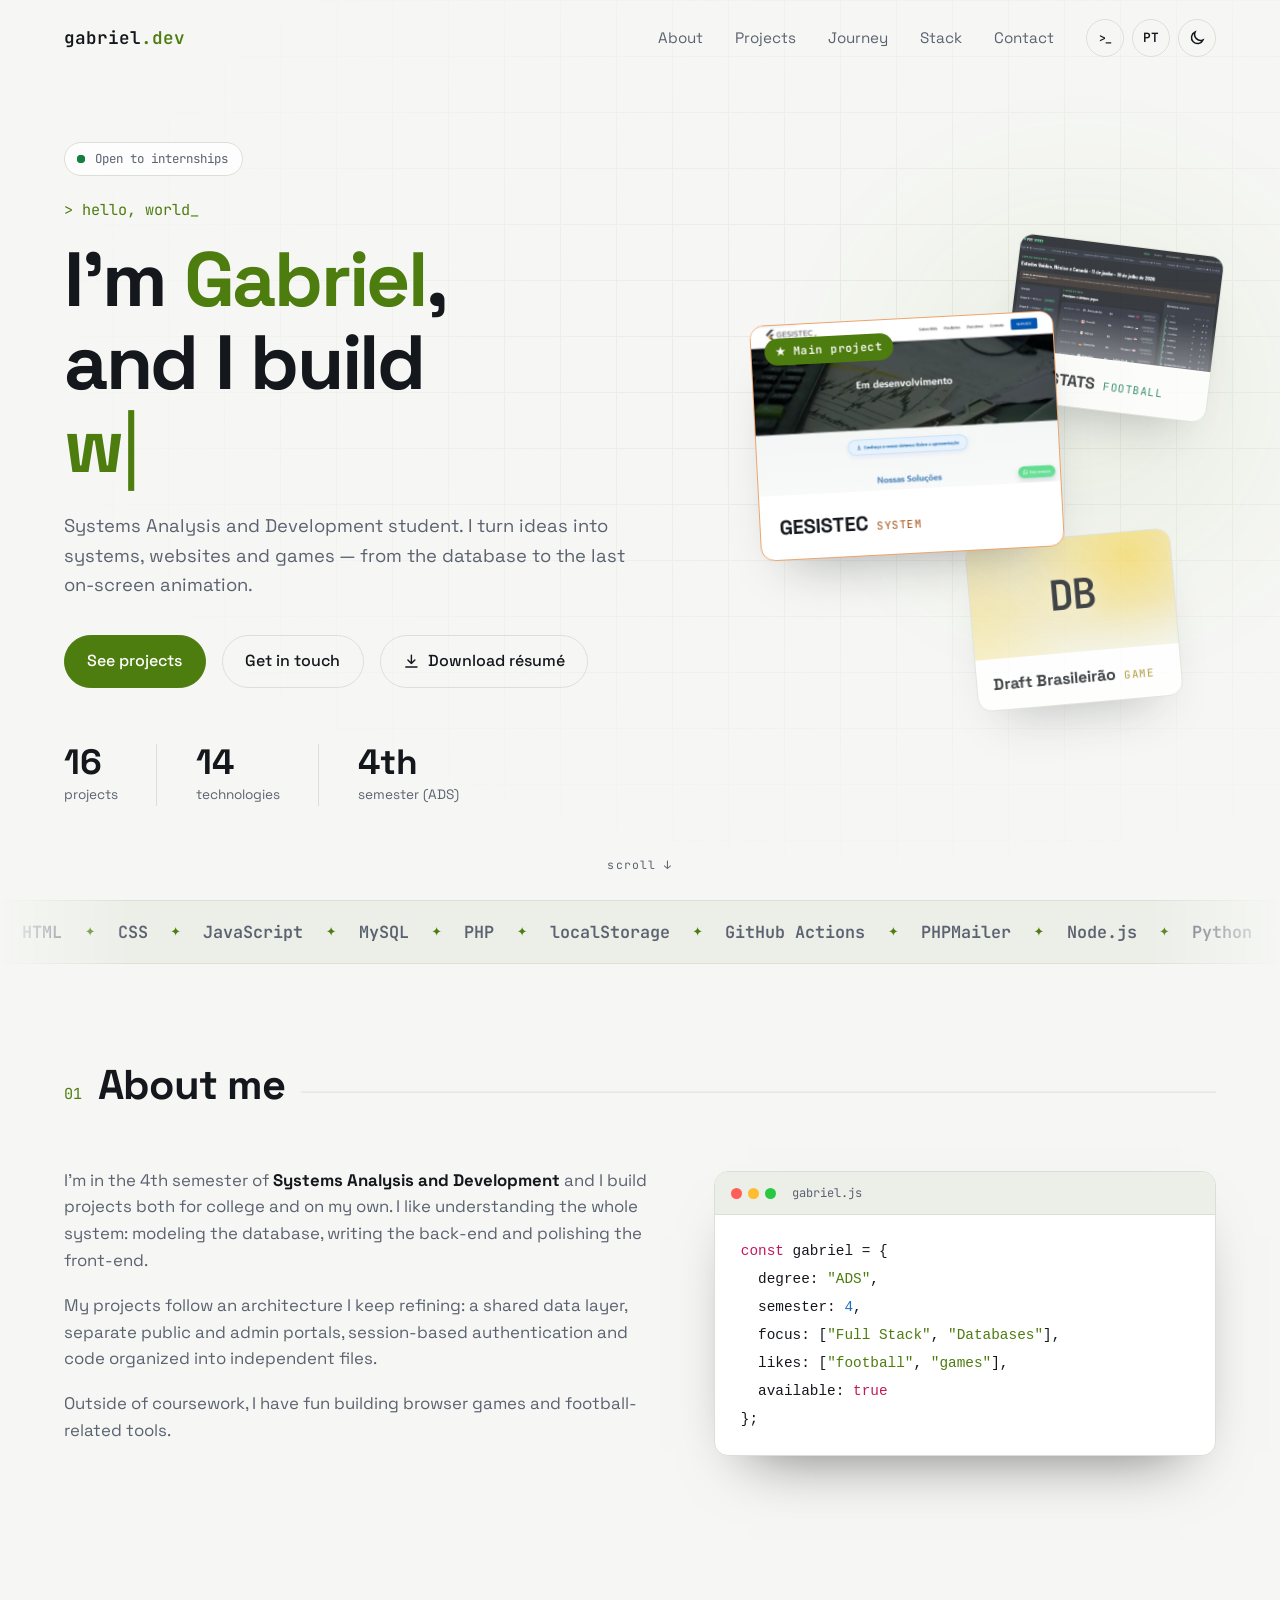
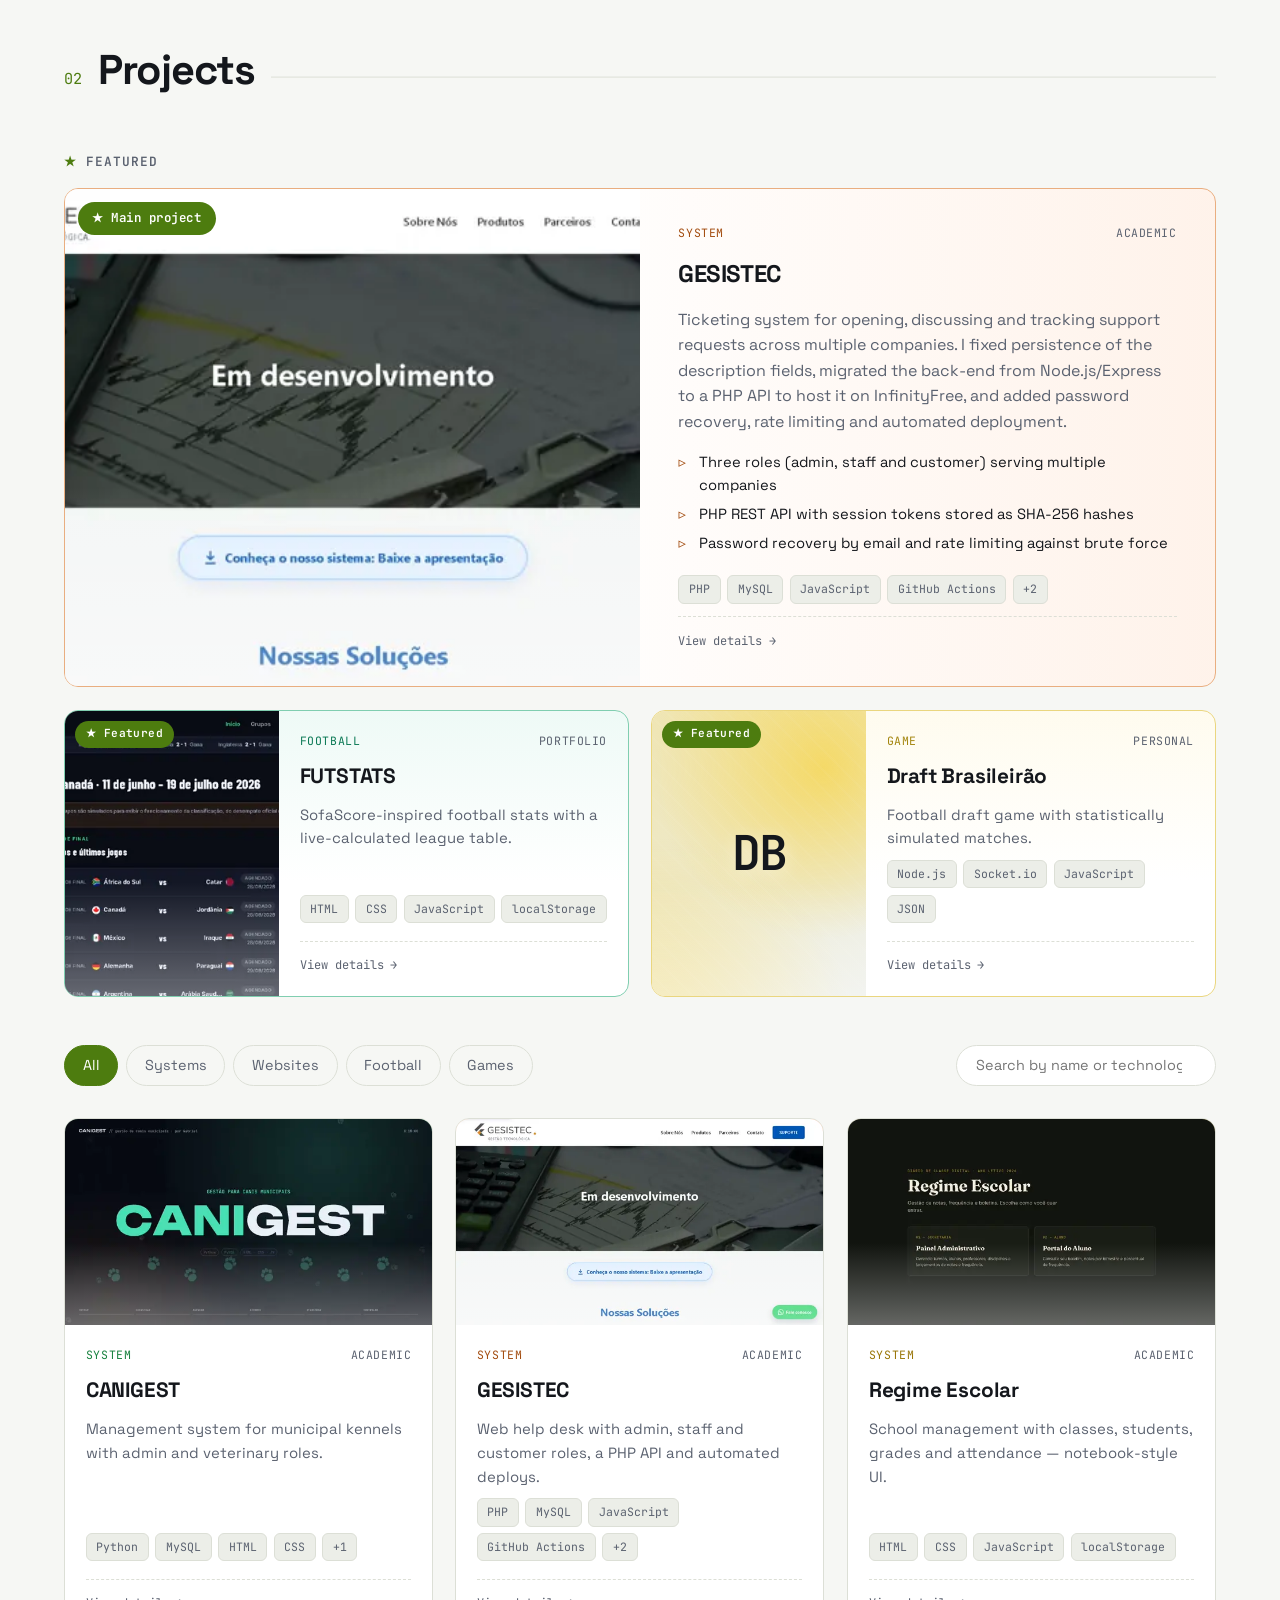
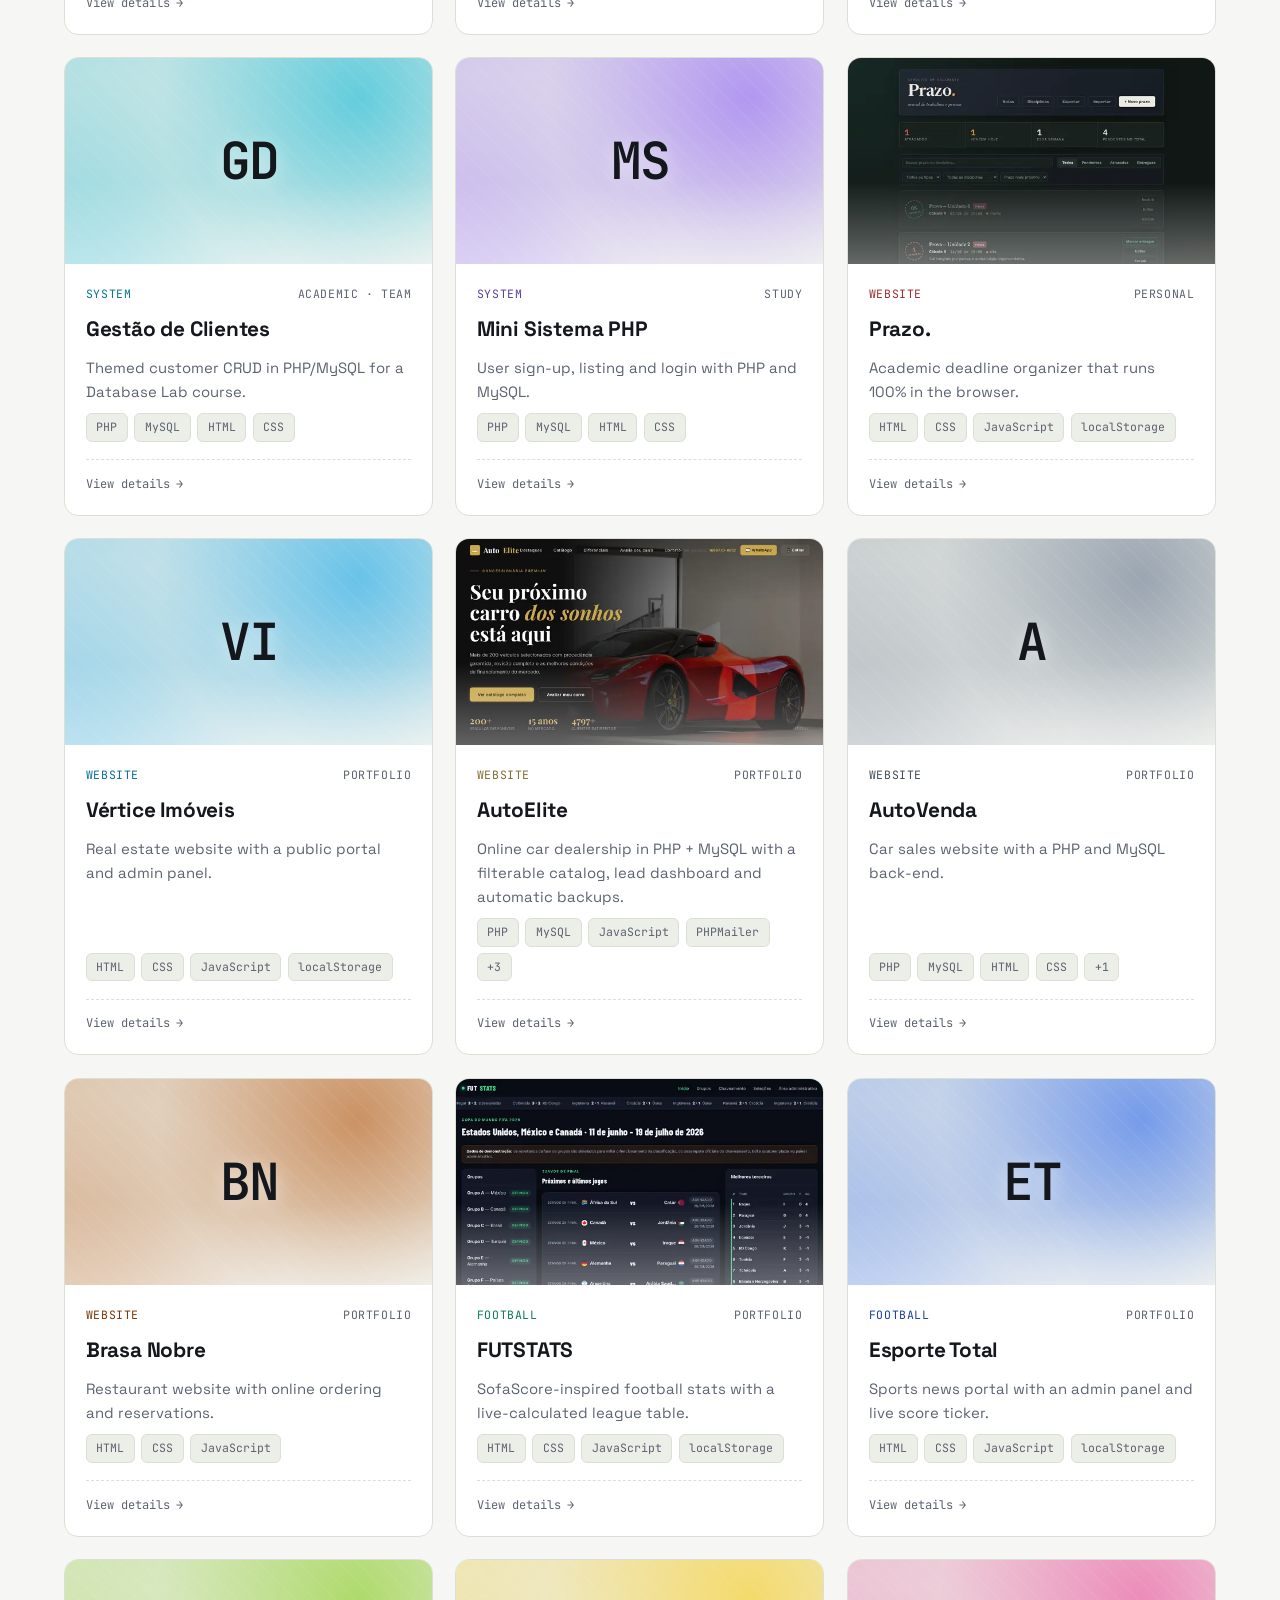
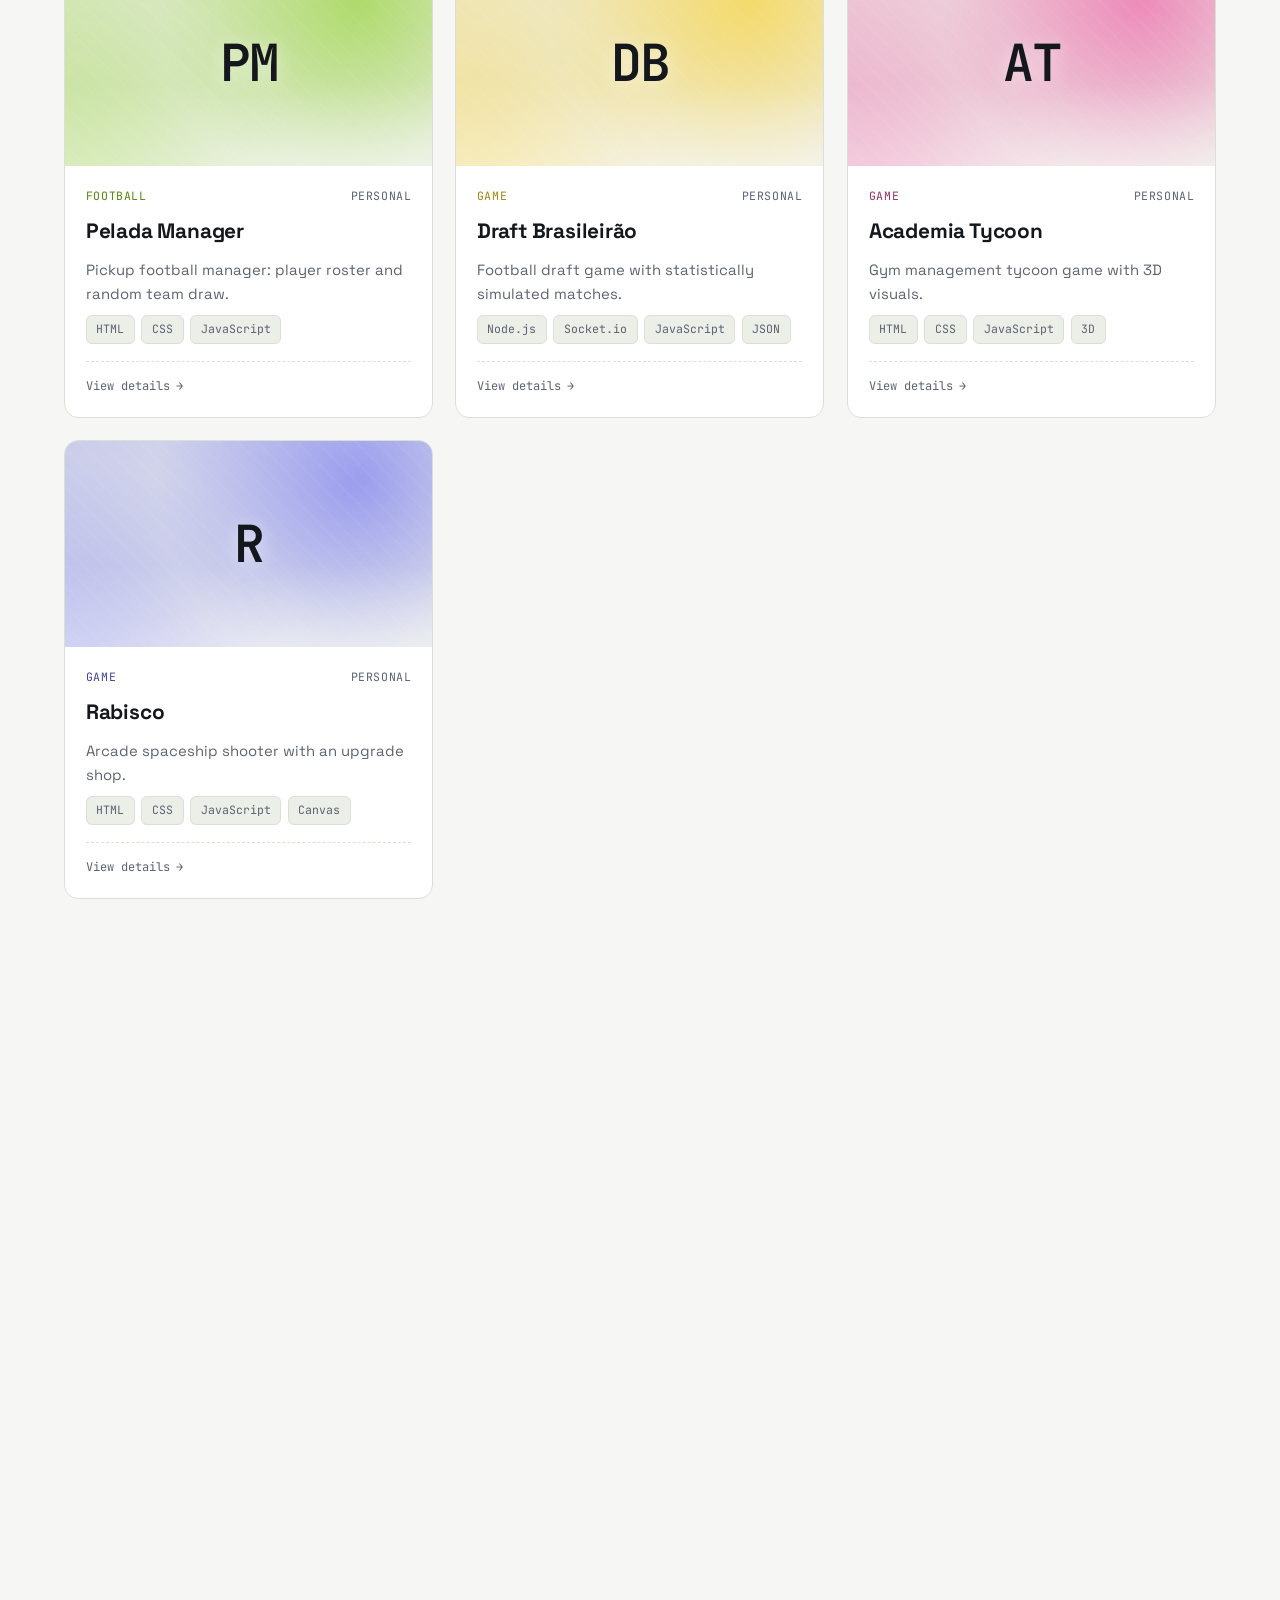
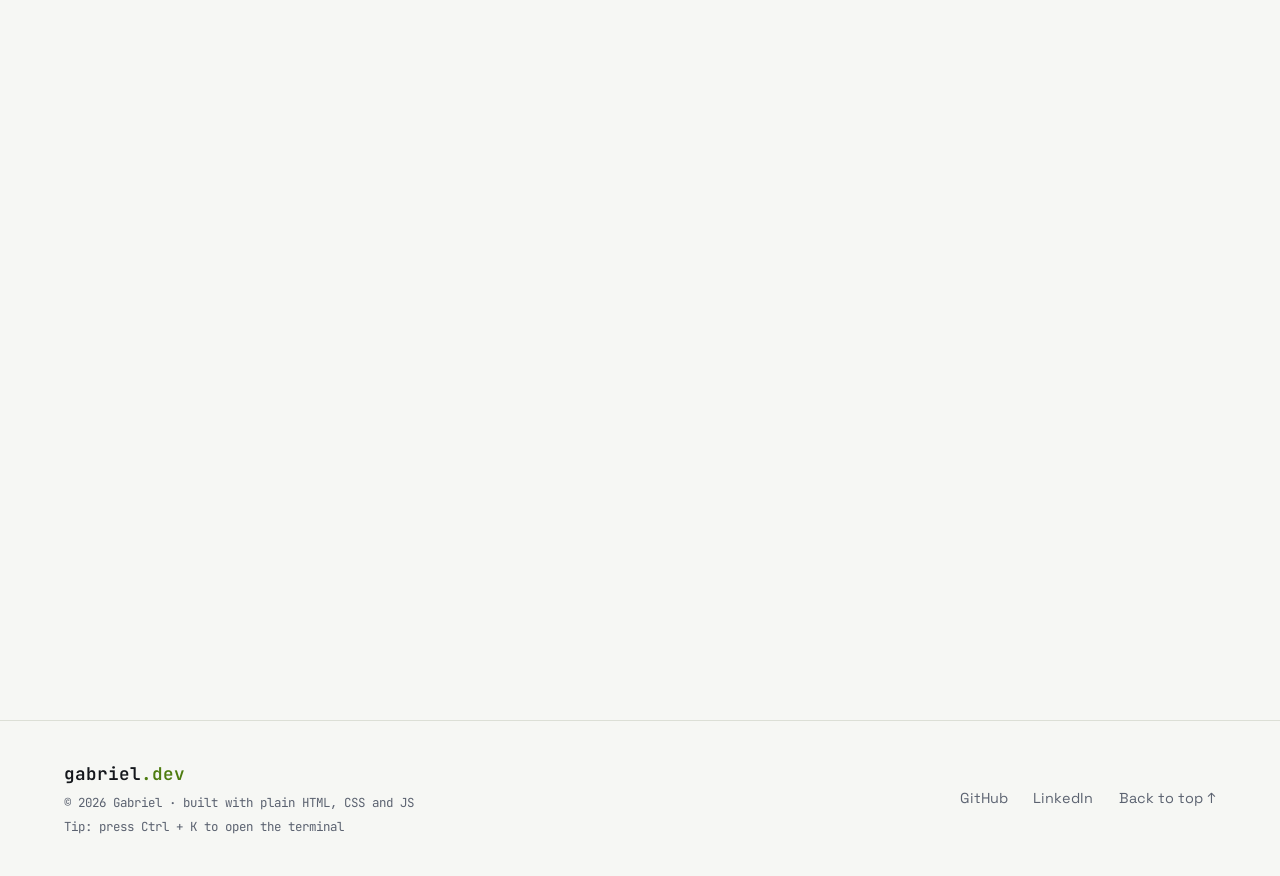
<file: index.html>
<!DOCTYPE html>
<html lang="pt-BR">
<head>
  <meta charset="UTF-8">
  <meta name="viewport" content="width=device-width, initial-scale=1.0">
  <title>Gabriel · Portfólio</title>
  <meta name="description" content="Portfólio de Gabriel — estudante de Análise e Desenvolvimento de Sistemas e desenvolvedor web.">
  <meta name="theme-color" content="#0b0d10">

  <!-- Ícone -->
  <link rel="icon" href="favicon.svg" type="image/svg+xml">
  <link rel="apple-touch-icon" href="og-image.png">

  <!-- Preview em redes sociais -->
  <link rel="canonical" href="https://furlani18.github.io/">

  <!-- Dados estruturados: ajudam o Google a entender quem é você ao pesquisarem seu nome -->
  <script type="application/ld+json">
  {
    "@context": "https://schema.org",
    "@type": "Person",
    "name": "Gabriel Furlani",
    "url": "https://furlani18.github.io/",
    "image": "https://furlani18.github.io/og-image.png",
    "jobTitle": "Estudante de Análise e Desenvolvimento de Sistemas",
    "description": "Desenvolvedor web full stack em formação: sistemas, sites e jogos, do banco de dados à interface.",
    "knowsAbout": ["PHP", "MySQL", "JavaScript", "HTML", "CSS", "Python", "Node.js", "React", "TypeScript", "GitHub Actions"],
    "knowsLanguage": ["pt-BR", "en"],
    "sameAs": [
      "https://github.com/Furlani18",
      "https://www.linkedin.com/in/gabriel-furlani-72727a30b/"
    ]
  }
  </script>
  <meta property="og:type" content="website">
  <meta property="og:locale" content="pt_BR">
  <meta property="og:locale:alternate" content="en_US">
  <meta property="og:title" content="Gabriel · Portfólio">
  <meta property="og:description" content="Estudante de ADS. Sistemas, sites e jogos — do banco de dados até a última animação da tela.">
  <meta property="og:url" content="https://furlani18.github.io/">
  <meta property="og:image" content="https://furlani18.github.io/og-image.png">
  <meta property="og:image:width" content="1200">
  <meta property="og:image:height" content="630">
  <meta name="twitter:card" content="summary_large_image">

  <!-- Aplica tema salvo antes de pintar a tela (evita "piscar") -->
  <script>
    (function () {
      var tema;
      try { tema = localStorage.getItem("tema"); } catch (e) {}
      if (!tema) tema = matchMedia("(prefers-color-scheme: light)").matches ? "light" : "dark";
      document.documentElement.dataset.theme = tema;
      document.documentElement.classList.add("anim"); // ativa as animações de animacoes.js
    })();
  </script>

  <link rel="preconnect" href="https://fonts.googleapis.com">
  <link rel="preconnect" href="https://fonts.gstatic.com" crossorigin>
  <link rel="preload" as="style" href="https://fonts.googleapis.com/css2?family=Space+Grotesk:wght@400;500;700&family=JetBrains+Mono:wght@400;600&display=swap" onload="this.onload=null;this.rel='stylesheet'">
  <noscript><link rel="stylesheet" href="https://fonts.googleapis.com/css2?family=Space+Grotesk:wght@400;500;700&family=JetBrains+Mono:wght@400;600&display=swap"></noscript>
  <link rel="stylesheet" href="style.css?v=15">
</head>
<body>

  <a href="#conteudo" class="skip" data-i18n="skip">Pular para o conteúdo</a>
  <div class="progress" id="progress" aria-hidden="true"></div>

  <!-- NAVBAR -->
  <header class="nav" id="nav">
    <a href="#inicio" class="nav__logo">gabriel<span>.dev</span></a>
    <div class="nav__right">
      <nav class="nav__links" id="navLinks">
        <a href="#sobre" data-i18n="nav.sobre">Sobre</a>
        <a href="#projetos" data-i18n="nav.projetos">Projetos</a>
        <a href="#trajetoria" data-i18n="nav.trajetoria">Trajetória</a>
        <a href="#stack" data-i18n="nav.stack">Stack</a>
        <a href="#contato" data-i18n="nav.contato">Contato</a>
      </nav>
      <div class="nav__tools">
        <button class="icon-btn mono term-btn" id="termOpen" data-i18n-aria="term.abrir" aria-label="Abrir terminal (Ctrl+K)" title="Ctrl + K">&gt;_</button>
        <button class="icon-btn mono" id="langToggle" data-i18n-aria="lang.switch" aria-label="Switch to English">EN</button>
        <button class="icon-btn" id="themeToggle" aria-label="Alternar tema">
          <svg class="i-sun" viewBox="0 0 24 24" aria-hidden="true"><circle cx="12" cy="12" r="4.5"/><path d="M12 2v2.5M12 19.5V22M2 12h2.5M19.5 12H22M4.9 4.9l1.8 1.8M17.3 17.3l1.8 1.8M4.9 19.1l1.8-1.8M17.3 6.7l1.8-1.8"/></svg>
          <svg class="i-moon" viewBox="0 0 24 24" aria-hidden="true"><path d="M20 14.5A8 8 0 0 1 9.5 4a8 8 0 1 0 10.5 10.5z"/></svg>
        </button>
        <button class="nav__toggle" id="navToggle" data-i18n-aria="nav.menu" aria-label="Abrir menu" aria-expanded="false" aria-controls="navLinks">
          <span></span><span></span><span></span>
        </button>
      </div>
    </div>
  </header>

  <main id="conteudo">

  <!-- HERO -->
  <section class="hero" id="inicio">
    <div class="hero__grid" aria-hidden="true"></div>
    <div class="hero__glow" aria-hidden="true"></div>
    <div class="hero__inner">
    <div class="hero__content">
      <p class="hero__status mono"><span class="pulse" aria-hidden="true"></span><span data-i18n="hero.status">Disponível para estágio</span></p>
      <p class="hero__tag mono" data-i18n="hero.tag">&gt; olá, mundo_</p>
      <h1 class="hero__title">
        <span data-i18n-html="hero.title">Eu sou <span class="accent">Gabriel</span>,<br>e eu construo</span>
        <span class="typed-box"><span class="typed-cell"><span class="typed" id="typed"></span><span class="cursor" aria-hidden="true">|</span></span><span class="typed-ghosts" id="typedGhosts" aria-hidden="true"></span></span>
      </h1>
      <p class="hero__subtitle" data-i18n="hero.subtitle">
        Estudante de Análise e Desenvolvimento de Sistemas. Transformo ideias em sistemas,
        sites e jogos — do banco de dados até a última animação da tela.
      </p>
      <div class="hero__actions">
        <a href="#projetos" class="btn btn--primary" data-i18n="hero.ver">Ver projetos</a>
        <a href="#contato" class="btn btn--ghost" data-i18n="hero.falar">Falar comigo</a>
        <a href="#" class="btn btn--ghost js-cv" download hidden>
          <svg class="btn__icon" viewBox="0 0 24 24" aria-hidden="true"><path d="M12 3v12m0 0-5-5m5 5 5-5M4 20h16"/></svg>
          <span data-i18n="cv">Baixar currículo</span>
        </a>
      </div>
      <div class="hero__stats">
        <div><strong id="statProjetos">0</strong><span data-i18n="stats.projetos">projetos</span></div>
        <div><strong id="statTechs">0</strong><span data-i18n="stats.techs">tecnologias</span></div>
        <div><strong data-i18n="stats.semNum">4º</strong><span data-i18n="stats.sem">semestre ADS</span></div>
      </div>
    </div>
    <div class="hero__visual" id="heroVisual"></div>
    </div>
    <a href="#sobre" class="hero__scroll mono" aria-hidden="true" tabindex="-1">scroll ↓</a>
  </section>

  <!-- FAIXA DE TECNOLOGIAS (animada) -->
  <div class="marquee" aria-hidden="true"><div class="marquee__track" id="marquee"></div></div>

  <!-- SOBRE -->
  <section class="section" id="sobre">
    <div class="section__head">
      <span class="mono section__num">01</span>
      <h2 data-i18n="sobre.titulo">Sobre mim</h2>
    </div>
    <div class="about">
      <div class="about__text reveal">
        <p data-i18n-html="sobre.p1"></p>
        <p data-i18n-html="sobre.p2"></p>
        <p data-i18n-html="sobre.p3"></p>
      </div>
      <div class="about__card reveal">
        <div class="editor__bar" aria-hidden="true">
          <span class="editor__dots"><i></i><i></i><i></i></span>
          <span class="editor__file mono">gabriel.js</span>
        </div>
        <pre class="mono"><code data-i18n-html="sobre.code"></code></pre>
      </div>
    </div>
  </section>

  <!-- PROJETOS -->
  <section class="section" id="projetos">
    <div class="section__head">
      <span class="mono section__num">02</span>
      <h2 data-i18n="proj.titulo">Projetos</h2>
    </div>

    <div class="featured" id="featuredWrap">
      <h3 class="featured__title mono" data-i18n="proj.destaque">Em destaque</h3>
      <div class="featured__grid" id="featuredGrid"></div>
    </div>

    <div class="toolbar">
      <div class="filters" id="filters">
        <button class="filter active" data-filter="todos" data-i18n="f.todos" aria-pressed="true">Todos</button>
        <button class="filter" data-filter="sistema" data-i18n="f.sistema" aria-pressed="false">Sistemas</button>
        <button class="filter" data-filter="web" data-i18n="f.web" aria-pressed="false">Sites</button>
        <button class="filter" data-filter="esporte" data-i18n="f.esporte" aria-pressed="false">Futebol</button>
        <button class="filter" data-filter="jogo" data-i18n="f.jogo" aria-pressed="false">Jogos</button>
      </div>
      <input type="search" id="search" class="search" data-i18n-placeholder="busca" data-i18n-aria="busca" placeholder="Buscar por nome ou tecnologia...">
    </div>

    <div class="projects" id="projectsGrid"></div>
    <p class="empty" id="emptyMsg" data-i18n="vazio" hidden>Nenhum projeto encontrado.</p>
  </section>

  <!-- TRAJETÓRIA -->
  <section class="section" id="trajetoria">
    <div class="section__head">
      <span class="mono section__num">03</span>
      <h2 data-i18n="traj.titulo">Trajetória</h2>
    </div>
    <ol class="timeline" id="timeline"></ol>
  </section>

  <!-- STACK -->
  <section class="section" id="stack">
    <div class="section__head">
      <span class="mono section__num">04</span>
      <h2 data-i18n="stack.titulo">Stack</h2>
    </div>
    <div class="stack" id="stackGrid"></div>
  </section>

  <!-- GITHUB (dados ao vivo da API) -->
  <section class="section" id="github">
    <div class="section__head">
      <span class="mono section__num">05</span>
      <h2 data-i18n="gh.titulo">GitHub</h2>
    </div>
    <div class="gh reveal" id="ghBox"></div>
  </section>

  <!-- RECOMENDAÇÕES (aparece quando RECOMENDACOES em config.js tiver itens) -->
  <section class="section" id="recomendacoes" hidden>
    <div class="section__head">
      <span class="mono section__num">06</span>
      <h2 data-i18n="rec.titulo">Recomendações</h2>
    </div>
    <div class="recs" id="recsGrid"></div>
  </section>

  <!-- CONTATO -->
  <section class="section" id="contato">
    <div class="section__head">
      <span class="mono section__num">06</span>
      <h2 data-i18n="contato.titulo">Contato</h2>
    </div>
    <div class="contact reveal">
      <div class="contact__info">
        <h3 data-i18n="contato.h">Vamos construir algo juntos?</h3>
        <p data-i18n="contato.p">Estou aberto a estágio, freelas e projetos colaborativos.</p>
        <div class="contact__links">
          <a href="#" class="btn btn--primary" id="linkEmail"></a>
          <a href="#" target="_blank" rel="noopener" class="btn btn--ghost" id="linkGithub">GitHub</a>
          <a href="#" target="_blank" rel="noopener" class="btn btn--ghost" id="linkLinkedin">LinkedIn</a>
          <a href="#" target="_blank" rel="noopener" class="btn btn--ghost btn--zap" id="linkWhatsapp" hidden>
            <svg class="btn__icon" viewBox="0 0 24 24" aria-hidden="true"><path d="M20 11.6a8.4 8.4 0 0 1-12.4 7.4L3.5 20l1.1-4A8.4 8.4 0 1 1 20 11.6z"/><path d="M9 8.5c.3 1.9 1.6 4 3.9 5.4l1.2-1 1.7.9-.4 1.4c-3.4.4-7-3.1-7.4-6.3l1.4-.6.9 1.6z"/></svg>
            WhatsApp
          </a>
          <a href="#" class="btn btn--ghost js-cv" download hidden>
            <svg class="btn__icon" viewBox="0 0 24 24" aria-hidden="true"><path d="M12 3v12m0 0-5-5m5 5 5-5M4 20h16"/></svg>
            <span data-i18n="cv">Baixar currículo</span>
          </a>
        </div>
      </div>

      <form class="form" id="contactForm" novalidate>
        <label class="form__field">
          <span data-i18n="form.nome">Nome</span>
          <input type="text" name="nome" required autocomplete="name">
        </label>
        <label class="form__field">
          <span data-i18n="form.email">Seu e-mail</span>
          <input type="email" name="email" required autocomplete="email">
        </label>
        <label class="form__field">
          <span data-i18n="form.msg">Mensagem</span>
          <textarea name="mensagem" rows="5" required></textarea>
        </label>
        <button type="submit" class="btn btn--primary" data-i18n="form.enviar">Enviar mensagem</button>
        <p class="form__status" id="formStatus" role="status" aria-live="polite"></p>
      </form>
    </div>
  </section>

  </main>

  <footer class="footer">
    <div class="footer__inner">
      <div>
        <a href="#inicio" class="nav__logo">gabriel<span>.dev</span></a>
        <p class="mono">© <span id="year"></span> Gabriel · <span data-i18n="footer">feito com HTML, CSS e JS puro</span></p>
        <p class="mono footer__hint" data-i18n="term.dica">Dica: pressione Ctrl + K para abrir o terminal</p>
      </div>
      <nav class="footer__links">
        <a href="#" target="_blank" rel="noopener" id="footGithub">GitHub</a>
        <a href="#" target="_blank" rel="noopener" id="footLinkedin">LinkedIn</a>
        <a href="#inicio" data-i18n="topo">Voltar ao topo ↑</a>
      </nav>
    </div>
  </footer>

  <!-- TERMINAL (Ctrl+K) -->
  <div class="term" id="term" hidden>
    <div class="term__backdrop" data-term-close></div>
    <div class="term__box" role="dialog" aria-modal="true" aria-label="Terminal">
      <div class="term__bar">
        <span class="editor__dots" aria-hidden="true"><i></i><i></i><i></i></span>
        <span class="mono">gabriel@portfolio: ~</span>
        <button class="term__close" data-term-close data-i18n-aria="modal.fechar" aria-label="Fechar">×</button>
      </div>
      <div class="term__out mono" id="termOut" aria-live="polite"></div>
      <form class="term__line mono" id="termForm" autocomplete="off">
        <label for="termIn" class="term__prompt">gabriel@portfolio:~$</label>
        <input id="termIn" type="text" spellcheck="false" autocapitalize="off">
      </form>
    </div>
  </div>

  <!-- MODAL -->
  <div class="modal" id="modal" aria-hidden="true">
    <div class="modal__backdrop" data-close></div>
    <div class="modal__box" role="dialog" aria-modal="true" aria-labelledby="modalTitle">
      <button class="modal__close" data-close data-i18n-aria="modal.fechar" aria-label="Fechar">×</button>
      <div class="modal__cover" id="modalCover"></div>
      <div class="modal__thumbs" id="modalThumbs"></div>
      <div class="modal__body">
        <span class="mono modal__cat" id="modalCat"></span>
        <h3 id="modalTitle"></h3>
        <p id="modalDesc"></p>
        <h4 data-i18n="modal.destaques">Destaques</h4>
        <ul id="modalFeatures"></ul>
        <div class="tags" id="modalTags"></div>
        <div class="modal__actions" id="modalActions"></div>
      </div>
      <div class="modal__nav">
        <button class="icon-btn" id="modalPrev" data-i18n-aria="modal.anterior" aria-label="Projeto anterior">←</button>
        <span class="mono" id="modalPos"></span>
        <button class="icon-btn" id="modalNext" data-i18n-aria="modal.proximo" aria-label="Próximo projeto">→</button>
      </div>
    </div>
  </div>

  <script defer src="config.js?v=15"></script>
  <script defer src="i18n.js?v=15"></script>
  <script defer src="projetos.js?v=15"></script>
  <script defer src="script.js?v=15"></script>
  <script defer src="extras.js?v=15"></script>
  <script defer src="animacoes.js?v=15"></script>
</body>
</html>
</file>
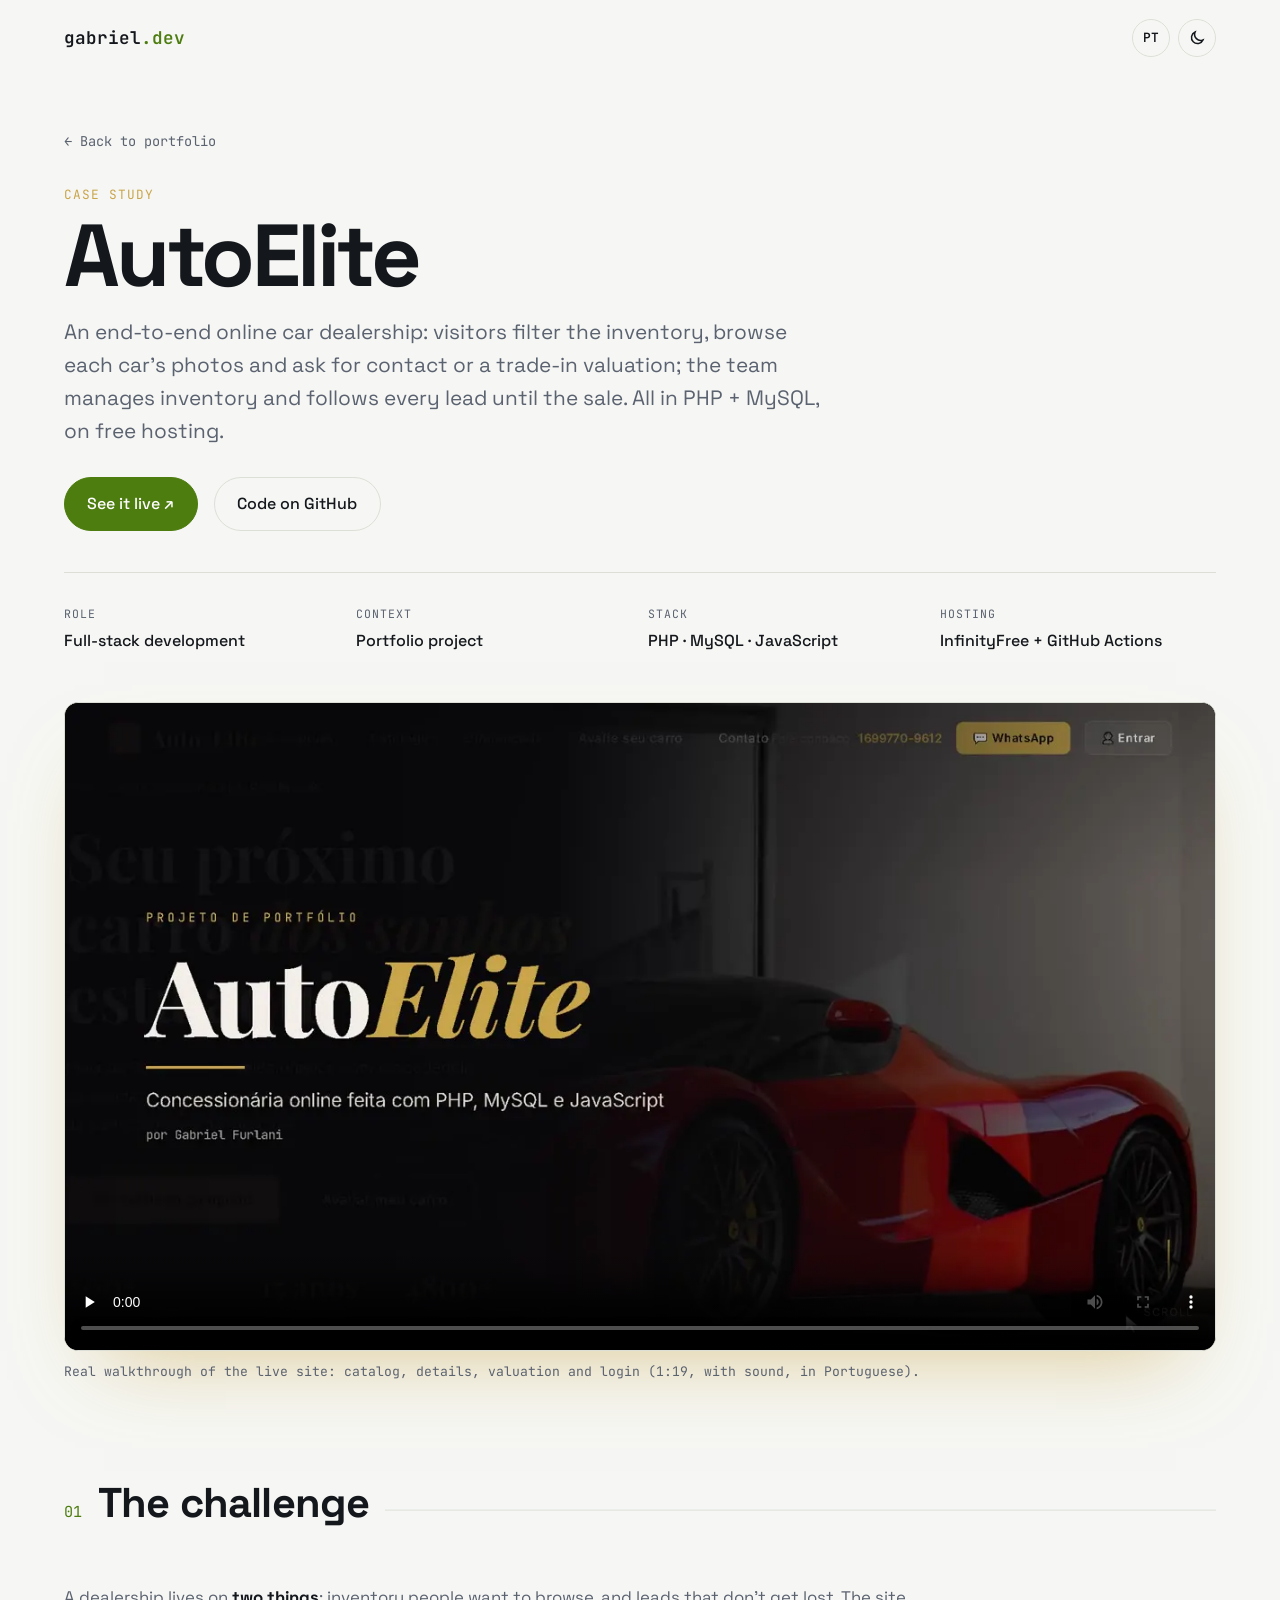
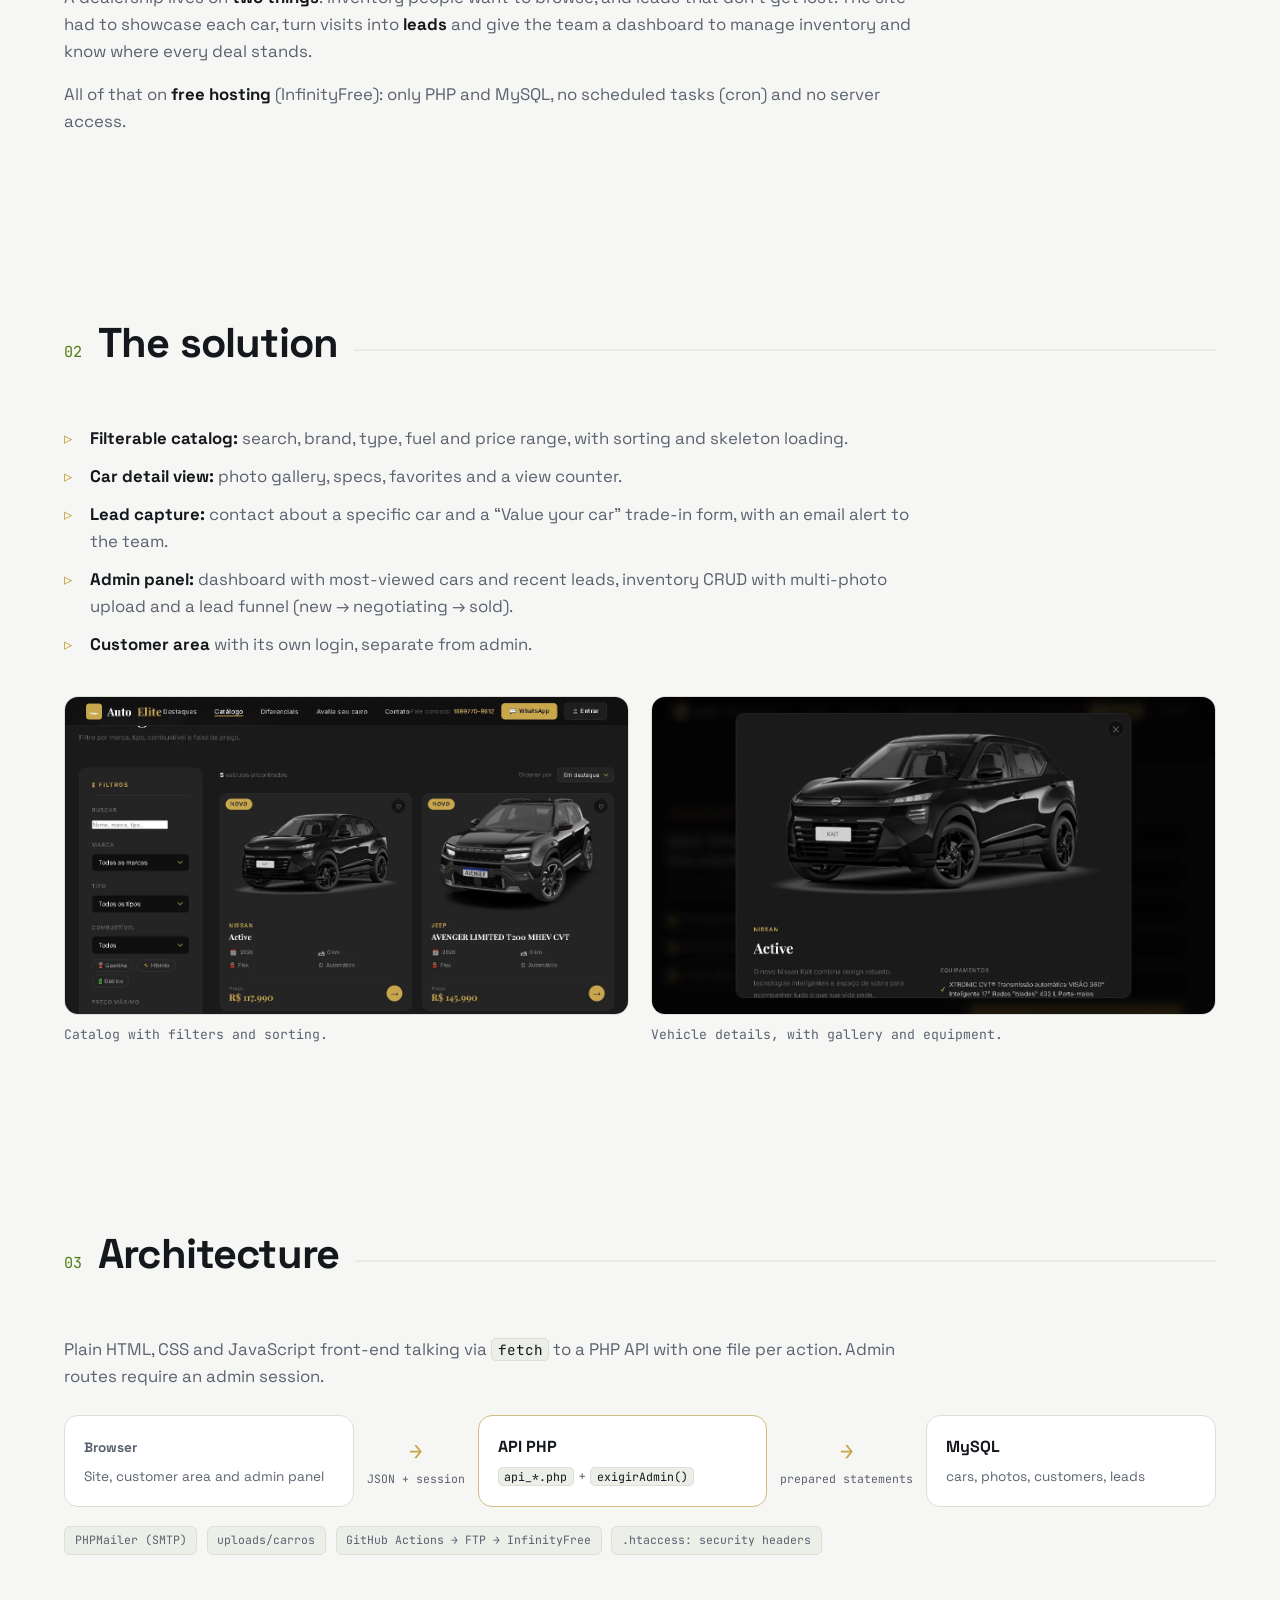
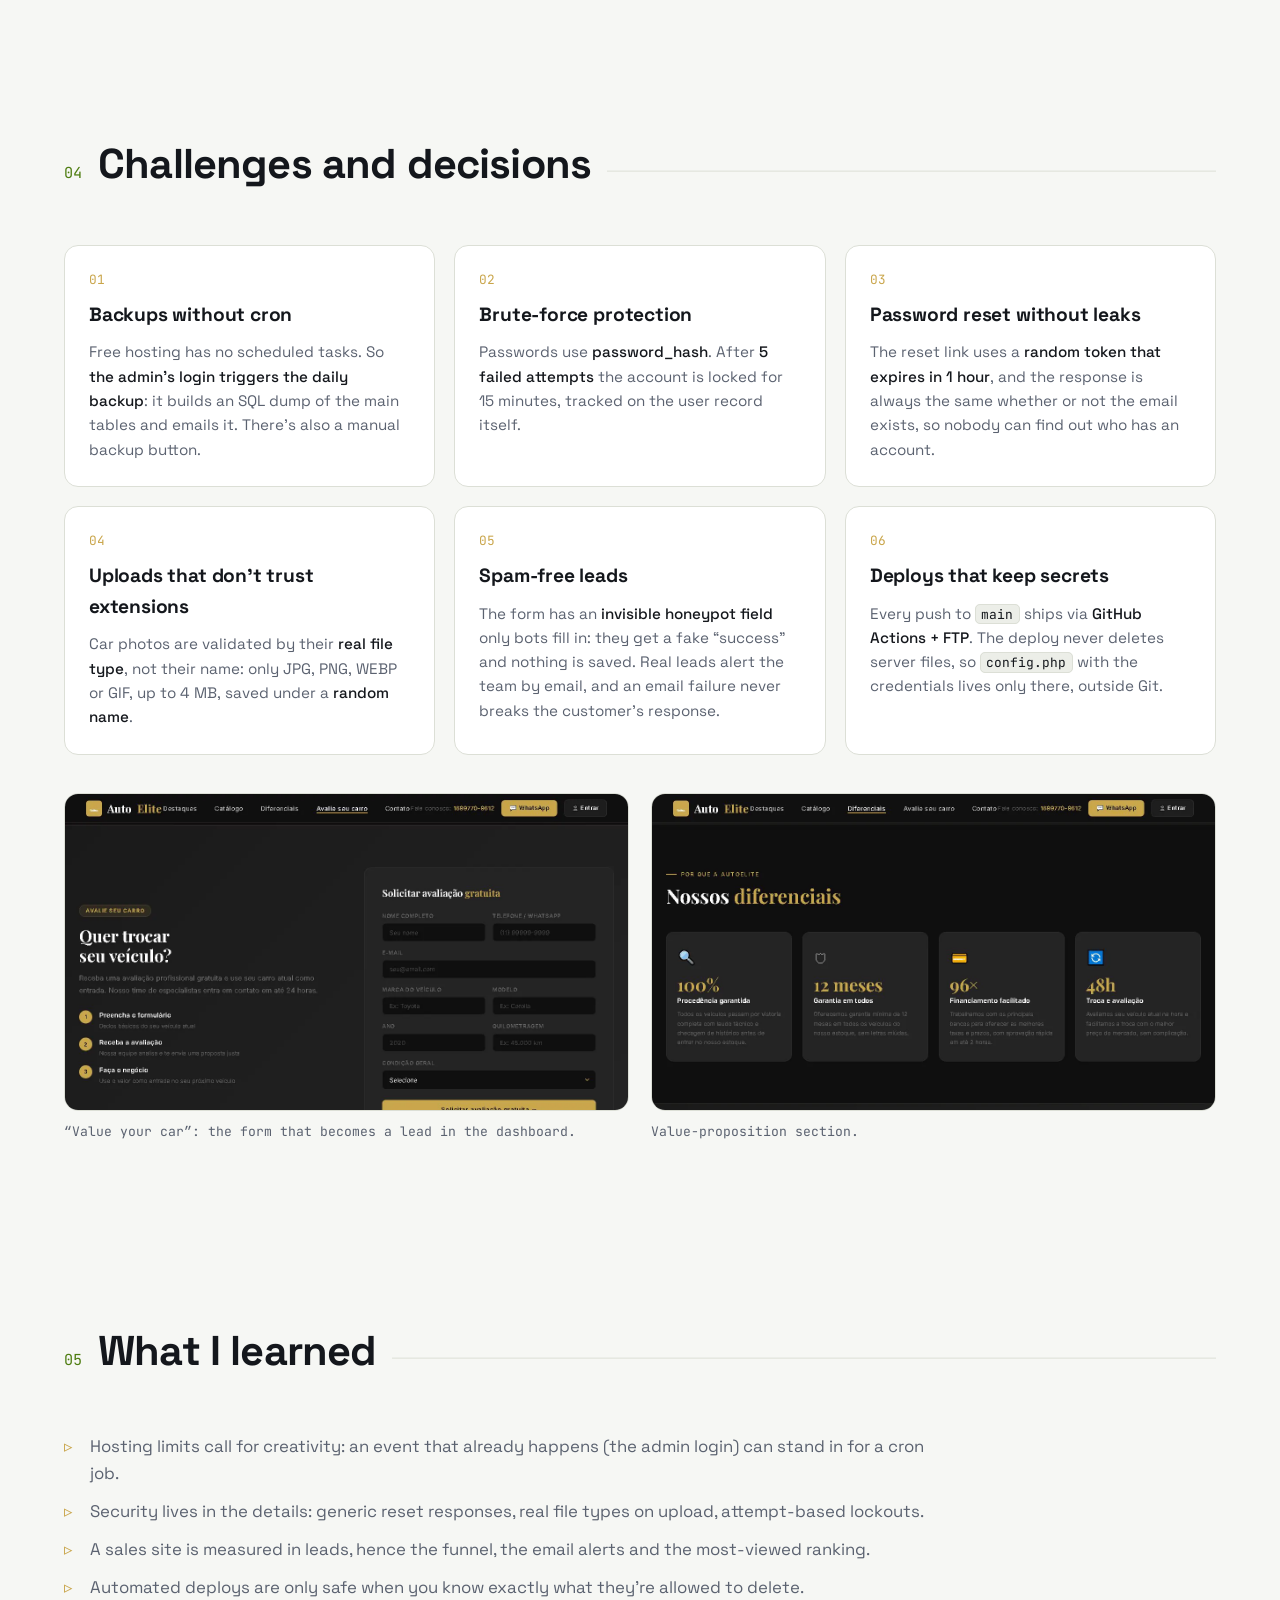
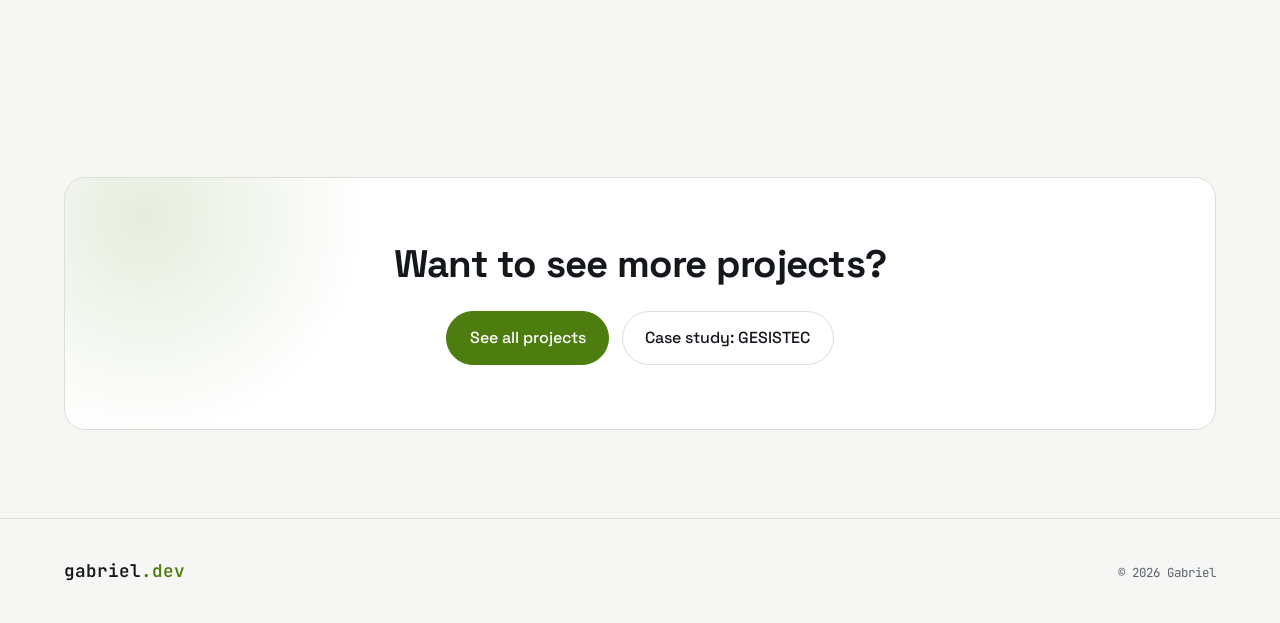
<file: autoelite.html>
<!DOCTYPE html>
<html lang="pt-BR">
<head>
  <meta charset="UTF-8">
  <meta name="viewport" content="width=device-width, initial-scale=1.0">
  <title>AutoElite · Estudo de caso · Gabriel</title>
  <meta name="description" content="Estudo de caso do AutoElite: concessionária online em PHP + MySQL com painel de leads, backup automático sem cron, login protegido e deploy automático.">
  <meta name="theme-color" content="#0b0d10">
  <link rel="icon" href="favicon.svg" type="image/svg+xml">
  <link rel="canonical" href="https://furlani18.github.io/autoelite.html">
  <meta property="og:type" content="article">
  <meta property="og:title" content="AutoElite · Estudo de caso">
  <meta property="og:description" content="Como construí uma concessionária online em PHP com painel de leads, backup sem cron e deploy automático.">
  <meta property="og:url" content="https://furlani18.github.io/autoelite.html">
  <meta property="og:image" content="https://furlani18.github.io/img/autoelite-1.jpg">
  <meta name="twitter:card" content="summary_large_image">

  <script>
    (function () {
      var tema, lang;
      try { tema = localStorage.getItem("tema"); lang = localStorage.getItem("idioma"); } catch (e) {}
      if (!tema) tema = matchMedia("(prefers-color-scheme: light)").matches ? "light" : "dark";
      if (!lang) lang = (navigator.language || "pt").toLowerCase().indexOf("pt") === 0 ? "pt" : "en";
      document.documentElement.dataset.theme = tema;
      document.documentElement.dataset.lang = lang;
      document.documentElement.lang = lang === "pt" ? "pt-BR" : "en";
    })();
  </script>

  <link rel="preconnect" href="https://fonts.googleapis.com">
  <link rel="preconnect" href="https://fonts.gstatic.com" crossorigin>
  <link rel="preload" as="style" href="https://fonts.googleapis.com/css2?family=Space+Grotesk:wght@400;500;700&family=JetBrains+Mono:wght@400;600&display=swap" onload="this.onload=null;this.rel='stylesheet'">
  <noscript><link rel="stylesheet" href="https://fonts.googleapis.com/css2?family=Space+Grotesk:wght@400;500;700&family=JetBrains+Mono:wght@400;600&display=swap"></noscript>
  <link rel="stylesheet" href="style.css?v=15">
  <link rel="stylesheet" href="caso.css?v=15">
</head>
<body class="case" style="--c: #c9a54a">

  <header class="nav" id="nav">
    <a href="index.html" class="nav__logo">gabriel<span>.dev</span></a>
    <div class="nav__tools">
      <button class="icon-btn mono" id="langToggle" aria-label="Switch language">EN</button>
      <button class="icon-btn" id="themeToggle" aria-label="Alternar tema">
        <svg class="i-sun" viewBox="0 0 24 24" aria-hidden="true"><circle cx="12" cy="12" r="4.5"/><path d="M12 2v2.5M12 19.5V22M2 12h2.5M19.5 12H22M4.9 4.9l1.8 1.8M17.3 17.3l1.8 1.8M4.9 19.1l1.8-1.8M17.3 6.7l1.8-1.8"/></svg>
        <svg class="i-moon" viewBox="0 0 24 24" aria-hidden="true"><path d="M20 14.5A8 8 0 0 1 9.5 4a8 8 0 1 0 10.5 10.5z"/></svg>
      </button>
    </div>
  </header>

  <main>
    <section class="case__hero">
      <a href="index.html#projeto=autoelite" class="case__back mono">
        ← <span data-l="pt">Voltar ao portfólio</span><span data-l="en">Back to portfolio</span>
      </a>
      <p class="case__tag mono"><span data-l="pt">Estudo de caso</span><span data-l="en">Case study</span></p>
      <h1>AutoElite</h1>
      <p class="case__lead" data-l="pt">
        Uma concessionária online de ponta a ponta: o visitante filtra o estoque, vê as fotos de cada carro e pede
        contato ou uma avaliação do seu usado; a equipe gerencia o estoque e acompanha cada lead até a venda.
        Tudo em PHP + MySQL, numa hospedagem gratuita.
      </p>
      <p class="case__lead" data-l="en">
        An end-to-end online car dealership: visitors filter the inventory, browse each car's photos and ask for contact
        or a trade-in valuation; the team manages inventory and follows every lead until the sale.
        All in PHP + MySQL, on free hosting.
      </p>
      <div class="hero__actions" style="margin: 1.8rem 0 0">
        <a href="https://autoelite.infinityfree.me" target="_blank" rel="noopener" class="btn btn--primary"><span data-l="pt">Ver o site online ↗</span><span data-l="en">See it live ↗</span></a>
        <a href="https://github.com/Furlani18/Auto-Elite" target="_blank" rel="noopener" class="btn btn--ghost"><span data-l="pt">Código no GitHub</span><span data-l="en">Code on GitHub</span></a>
      </div>

      <dl class="case__meta">
        <div><dt><span data-l="pt">Papel</span><span data-l="en">Role</span></dt><dd><span data-l="pt">Desenvolvimento full stack</span><span data-l="en">Full-stack development</span></dd></div>
        <div><dt><span data-l="pt">Contexto</span><span data-l="en">Context</span></dt><dd><span data-l="pt">Projeto de portfólio</span><span data-l="en">Portfolio project</span></dd></div>
        <div><dt>Stack</dt><dd>PHP · MySQL · JavaScript</dd></div>
        <div><dt><span data-l="pt">Hospedagem</span><span data-l="en">Hosting</span></dt><dd>InfinityFree + GitHub Actions</dd></div>
      </dl>
    </section>

    <figure class="case__shot">
      <video src="img/autoelite-demo.mp4" poster="img/autoelite-demo-capa.webp" controls playsinline preload="none" width="1280" height="720"></video>
      <figcaption><span data-l="pt">Demonstração real do site: catálogo, detalhes, avaliação e login (1min19, com som).</span><span data-l="en">Real walkthrough of the live site: catalog, details, valuation and login (1:19, with sound, in Portuguese).</span></figcaption>
    </figure>

    <!-- 01 DESAFIO -->
    <section class="section">
      <div class="section__head"><span class="mono section__num">01</span><h2><span data-l="pt">O desafio</span><span data-l="en">The challenge</span></h2></div>
      <div class="case__body">
        <p data-l="pt">
          Uma concessionária vive de <strong>duas coisas</strong>: um estoque que dê vontade de ver e contatos que não se percam.
          O site precisava apresentar bem cada carro, transformar visitas em <strong>leads</strong> e dar à equipe um painel
          para cuidar do estoque e saber em que pé está cada negociação.
        </p>
        <p data-l="en">
          A dealership lives on <strong>two things</strong>: inventory people want to browse, and leads that don't get lost.
          The site had to showcase each car, turn visits into <strong>leads</strong> and give the team a dashboard to
          manage inventory and know where every deal stands.
        </p>
        <p data-l="pt">
          E tudo isso numa <strong>hospedagem gratuita</strong> (InfinityFree): só PHP e MySQL, sem tarefas agendadas (cron)
          e sem acesso ao servidor.
        </p>
        <p data-l="en">
          All of that on <strong>free hosting</strong> (InfinityFree): only PHP and MySQL, no scheduled tasks (cron)
          and no server access.
        </p>
      </div>
    </section>

    <!-- 02 SOLUÇÃO -->
    <section class="section">
      <div class="section__head"><span class="mono section__num">02</span><h2><span data-l="pt">A solução</span><span data-l="en">The solution</span></h2></div>
      <div class="case__body">
        <ul class="case__list" data-l="pt">
          <li><strong>Catálogo filtrável:</strong> busca, marca, tipo, combustível e faixa de preço, com ordenação e carregamento com “esqueletos”.</li>
          <li><strong>Página de cada carro:</strong> galeria de fotos, ficha técnica, favoritos e um contador de visualizações.</li>
          <li><strong>Captura de leads:</strong> contato sobre um carro e formulário “Avalie seu carro” para troca de usados, com aviso por e-mail para a equipe.</li>
          <li><strong>Painel administrativo:</strong> dashboard com os carros mais vistos e leads recentes, CRUD do estoque com upload de várias fotos e um funil de leads (novo → negociando → vendido).</li>
          <li><strong>Área do cliente</strong> com login próprio, separada do admin.</li>
        </ul>
        <ul class="case__list" data-l="en">
          <li><strong>Filterable catalog:</strong> search, brand, type, fuel and price range, with sorting and skeleton loading.</li>
          <li><strong>Car detail view:</strong> photo gallery, specs, favorites and a view counter.</li>
          <li><strong>Lead capture:</strong> contact about a specific car and a “Value your car” trade-in form, with an email alert to the team.</li>
          <li><strong>Admin panel:</strong> dashboard with most-viewed cars and recent leads, inventory CRUD with multi-photo upload and a lead funnel (new → negotiating → sold).</li>
          <li><strong>Customer area</strong> with its own login, separate from admin.</li>
        </ul>
      </div>
      <div class="case__duo">
        <figure>
          <img src="img/autoelite-catalogo.webp" alt="Catálogo do AutoElite com filtros" width="1280" height="720" loading="lazy">
          <figcaption><span data-l="pt">Catálogo com filtros e ordenação.</span><span data-l="en">Catalog with filters and sorting.</span></figcaption>
        </figure>
        <figure>
          <img src="img/autoelite-detalhe.webp" alt="Detalhes de um veículo no AutoElite" width="1280" height="720" loading="lazy">
          <figcaption><span data-l="pt">Detalhes do veículo, com galeria e equipamentos.</span><span data-l="en">Vehicle details, with gallery and equipment.</span></figcaption>
        </figure>
      </div>
    </section>

    <!-- 03 ARQUITETURA -->
    <section class="section">
      <div class="section__head"><span class="mono section__num">03</span><h2><span data-l="pt">Arquitetura</span><span data-l="en">Architecture</span></h2></div>
      <div class="case__body">
        <p data-l="pt">Front-end em HTML, CSS e JavaScript puros, conversando por <code class="inline">fetch</code> com uma API em PHP de um arquivo por ação. As rotas administrativas exigem sessão de admin.</p>
        <p data-l="en">Plain HTML, CSS and JavaScript front-end talking via <code class="inline">fetch</code> to a PHP API with one file per action. Admin routes require an admin session.</p>
      </div>
      <div class="arch" role="img" aria-label="Navegador chama a API PHP, que consulta o MySQL">
        <div class="arch__box"><b><span data-l="pt">Navegador</span><span data-l="en">Browser</span></b><span><span data-l="pt">Site, área do cliente e painel admin</span><span data-l="en">Site, customer area and admin panel</span></span></div>
        <div class="arch__arrow">JSON + <span data-l="pt">sessão</span><span data-l="en">session</span></div>
        <div class="arch__box arch__box--c"><b>API PHP</b><span><code class="inline">api_*.php</code> + <code class="inline">exigirAdmin()</code></span></div>
        <div class="arch__arrow">prepared statements</div>
        <div class="arch__box"><b>MySQL</b><span><span data-l="pt">carros, fotos, clientes, leads</span><span data-l="en">cars, photos, customers, leads</span></span></div>
        <div class="arch__extra">
          <span class="tag">PHPMailer (SMTP)</span>
          <span class="tag">uploads/carros</span>
          <span class="tag">GitHub Actions → FTP → InfinityFree</span>
          <span class="tag">.htaccess: <span data-l="pt">cabeçalhos de segurança</span><span data-l="en">security headers</span></span>
        </div>
      </div>
    </section>

    <!-- 04 DECISÕES -->
    <section class="section">
      <div class="section__head"><span class="mono section__num">04</span><h2><span data-l="pt">Desafios e decisões</span><span data-l="en">Challenges and decisions</span></h2></div>
      <div class="decisions decisions--6">
        <article class="decision">
          <span class="decision__num">01</span>
          <h3><span data-l="pt">Backup sem cron</span><span data-l="en">Backups without cron</span></h3>
          <p data-l="pt">A hospedagem grátis não tem tarefas agendadas. Então o <b>próprio login do admin dispara o backup do dia</b>: gera um dump SQL das tabelas principais e envia por e-mail. Também há um botão de backup manual.</p>
          <p data-l="en">Free hosting has no scheduled tasks. So <b>the admin's login triggers the daily backup</b>: it builds an SQL dump of the main tables and emails it. There's also a manual backup button.</p>
        </article>
        <article class="decision">
          <span class="decision__num">02</span>
          <h3><span data-l="pt">Login contra força bruta</span><span data-l="en">Brute-force protection</span></h3>
          <p data-l="pt">Senhas com <b>password_hash</b>. Depois de <b>5 tentativas erradas</b>, a conta fica bloqueada por 15 minutos, e o controle fica no próprio cadastro do usuário.</p>
          <p data-l="en">Passwords use <b>password_hash</b>. After <b>5 failed attempts</b> the account is locked for 15 minutes, tracked on the user record itself.</p>
        </article>
        <article class="decision">
          <span class="decision__num">03</span>
          <h3><span data-l="pt">Senha esquecida, sem vazar dados</span><span data-l="en">Password reset without leaks</span></h3>
          <p data-l="pt">O link de redefinição usa um <b>token aleatório que expira em 1 hora</b>, e a resposta é sempre a mesma, exista o e-mail ou não. Assim ninguém descobre quem tem conta.</p>
          <p data-l="en">The reset link uses a <b>random token that expires in 1 hour</b>, and the response is always the same whether or not the email exists, so nobody can find out who has an account.</p>
        </article>
        <article class="decision">
          <span class="decision__num">04</span>
          <h3><span data-l="pt">Upload que não confia na extensão</span><span data-l="en">Uploads that don't trust extensions</span></h3>
          <p data-l="pt">As fotos dos carros são validadas pelo <b>tipo real do arquivo</b>, não pelo nome: só JPG, PNG, WEBP ou GIF, até 4 MB, salvas com <b>nome aleatório</b>.</p>
          <p data-l="en">Car photos are validated by their <b>real file type</b>, not their name: only JPG, PNG, WEBP or GIF, up to 4 MB, saved under a <b>random name</b>.</p>
        </article>
        <article class="decision">
          <span class="decision__num">05</span>
          <h3><span data-l="pt">Leads sem spam</span><span data-l="en">Spam-free leads</span></h3>
          <p data-l="pt">O formulário tem um <b>campo invisível (honeypot)</b> que só robôs preenchem: eles recebem um “sucesso” falso e nada é gravado. Lead real avisa a equipe por e-mail, e uma falha no envio não quebra a resposta ao cliente.</p>
          <p data-l="en">The form has an <b>invisible honeypot field</b> only bots fill in: they get a fake “success” and nothing is saved. Real leads alert the team by email, and an email failure never breaks the customer's response.</p>
        </article>
        <article class="decision">
          <span class="decision__num">06</span>
          <h3><span data-l="pt">Deploy que não apaga segredos</span><span data-l="en">Deploys that keep secrets</span></h3>
          <p data-l="pt">Cada push na <code class="inline">main</code> publica via <b>GitHub Actions + FTP</b>. O deploy nunca apaga arquivos do servidor, então o <code class="inline">config.php</code> com as credenciais fica só lá, fora do Git.</p>
          <p data-l="en">Every push to <code class="inline">main</code> ships via <b>GitHub Actions + FTP</b>. The deploy never deletes server files, so <code class="inline">config.php</code> with the credentials lives only there, outside Git.</p>
        </article>
      </div>
      <div class="case__duo">
        <figure>
          <img src="img/autoelite-avaliacao.webp" alt="Formulário de avaliação de veículo usado" width="1280" height="720" loading="lazy">
          <figcaption><span data-l="pt">“Avalie seu carro”: o formulário que vira lead no painel.</span><span data-l="en">“Value your car”: the form that becomes a lead in the dashboard.</span></figcaption>
        </figure>
        <figure>
          <img src="img/autoelite-diferenciais.webp" alt="Seção de diferenciais do AutoElite" width="1280" height="720" loading="lazy">
          <figcaption><span data-l="pt">Seção de diferenciais.</span><span data-l="en">Value-proposition section.</span></figcaption>
        </figure>
      </div>
    </section>

    <!-- 05 APRENDIZADOS -->
    <section class="section">
      <div class="section__head"><span class="mono section__num">05</span><h2><span data-l="pt">O que aprendi</span><span data-l="en">What I learned</span></h2></div>
      <div class="case__body">
        <ul class="case__list" data-l="pt">
          <li>Limitação de hospedagem pede criatividade: um evento que já acontece (o login do admin) pode substituir um cron.</li>
          <li>Segurança mora nos detalhes: resposta genérica no “esqueci a senha”, tipo real do arquivo no upload, bloqueio por tentativas.</li>
          <li>Um site de vendas é medido em leads: por isso o funil, o aviso por e-mail e o ranking dos carros mais vistos.</li>
          <li>Deploy automático só é seguro quando você sabe exatamente o que ele pode apagar.</li>
        </ul>
        <ul class="case__list" data-l="en">
          <li>Hosting limits call for creativity: an event that already happens (the admin login) can stand in for a cron job.</li>
          <li>Security lives in the details: generic reset responses, real file types on upload, attempt-based lockouts.</li>
          <li>A sales site is measured in leads, hence the funnel, the email alerts and the most-viewed ranking.</li>
          <li>Automated deploys are only safe when you know exactly what they're allowed to delete.</li>
        </ul>
      </div>
    </section>

    <section class="section case__cta">
      <div class="contact">
        <div style="grid-column: 1 / -1">
          <h3><span data-l="pt">Quer ver mais projetos?</span><span data-l="en">Want to see more projects?</span></h3>
          <div class="contact__links">
            <a href="index.html#projetos" class="btn btn--primary"><span data-l="pt">Ver todos os projetos</span><span data-l="en">See all projects</span></a>
            <a href="gesistec.html" class="btn btn--ghost"><span data-l="pt">Estudo de caso: GESISTEC</span><span data-l="en">Case study: GESISTEC</span></a>
          </div>
        </div>
      </div>
    </section>
  </main>

  <footer class="footer">
    <div class="footer__inner">
      <a href="index.html" class="nav__logo">gabriel<span>.dev</span></a>
      <p class="mono">© <span id="year"></span> Gabriel</p>
    </div>
  </footer>

  <script src="caso.js?v=15"></script>
</body>
</html>
</file>
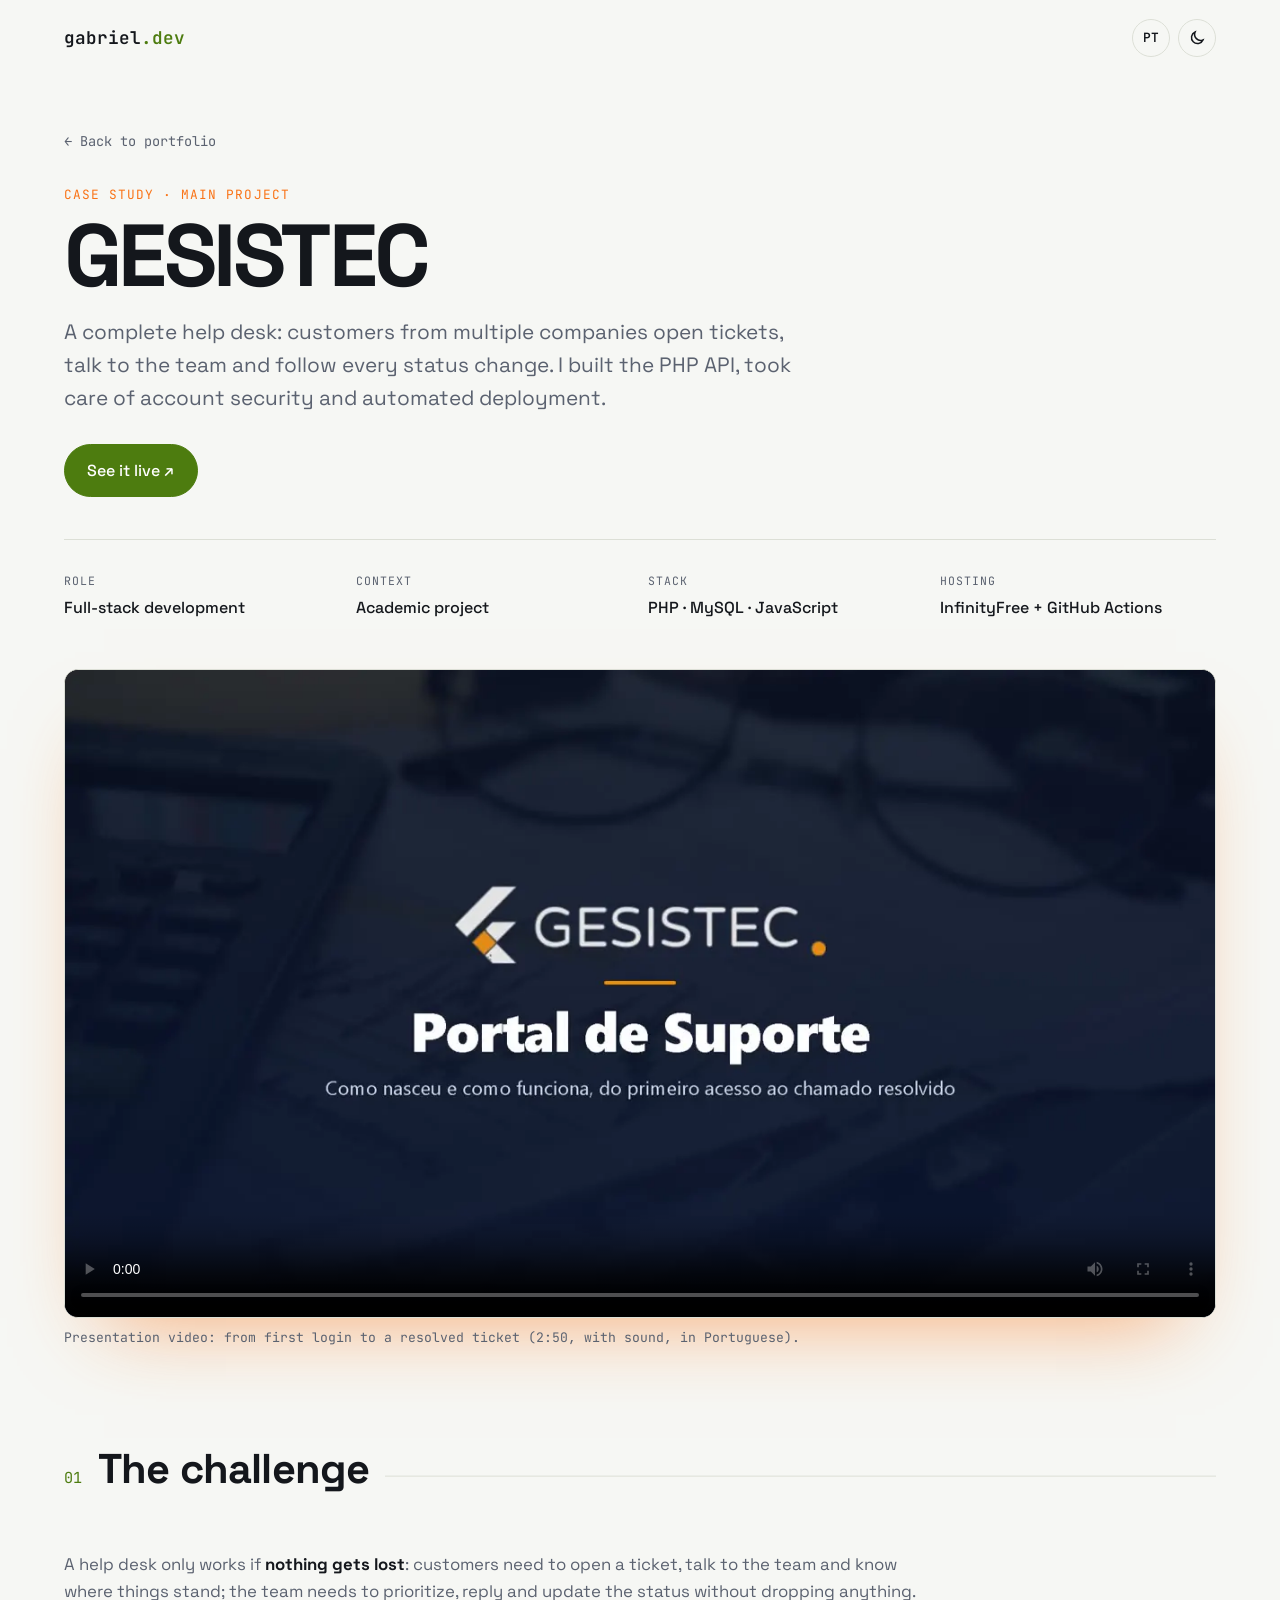
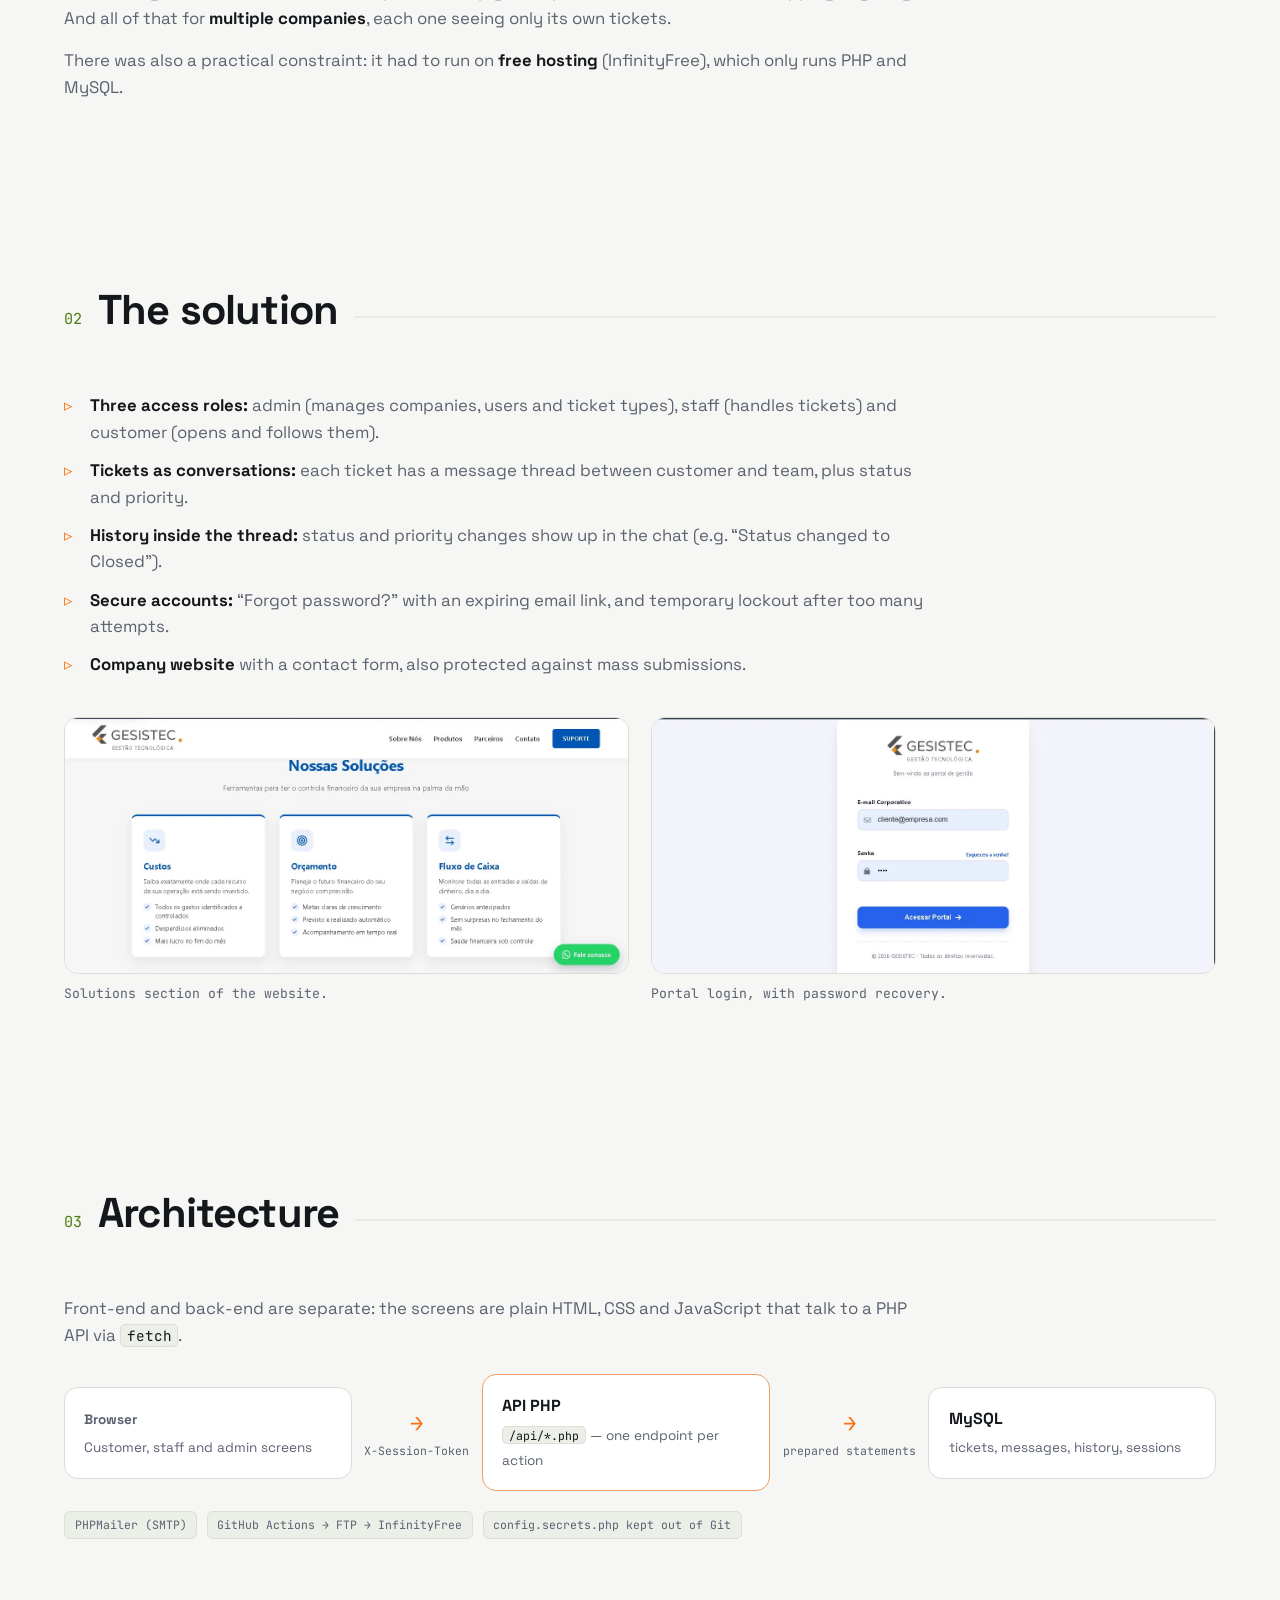
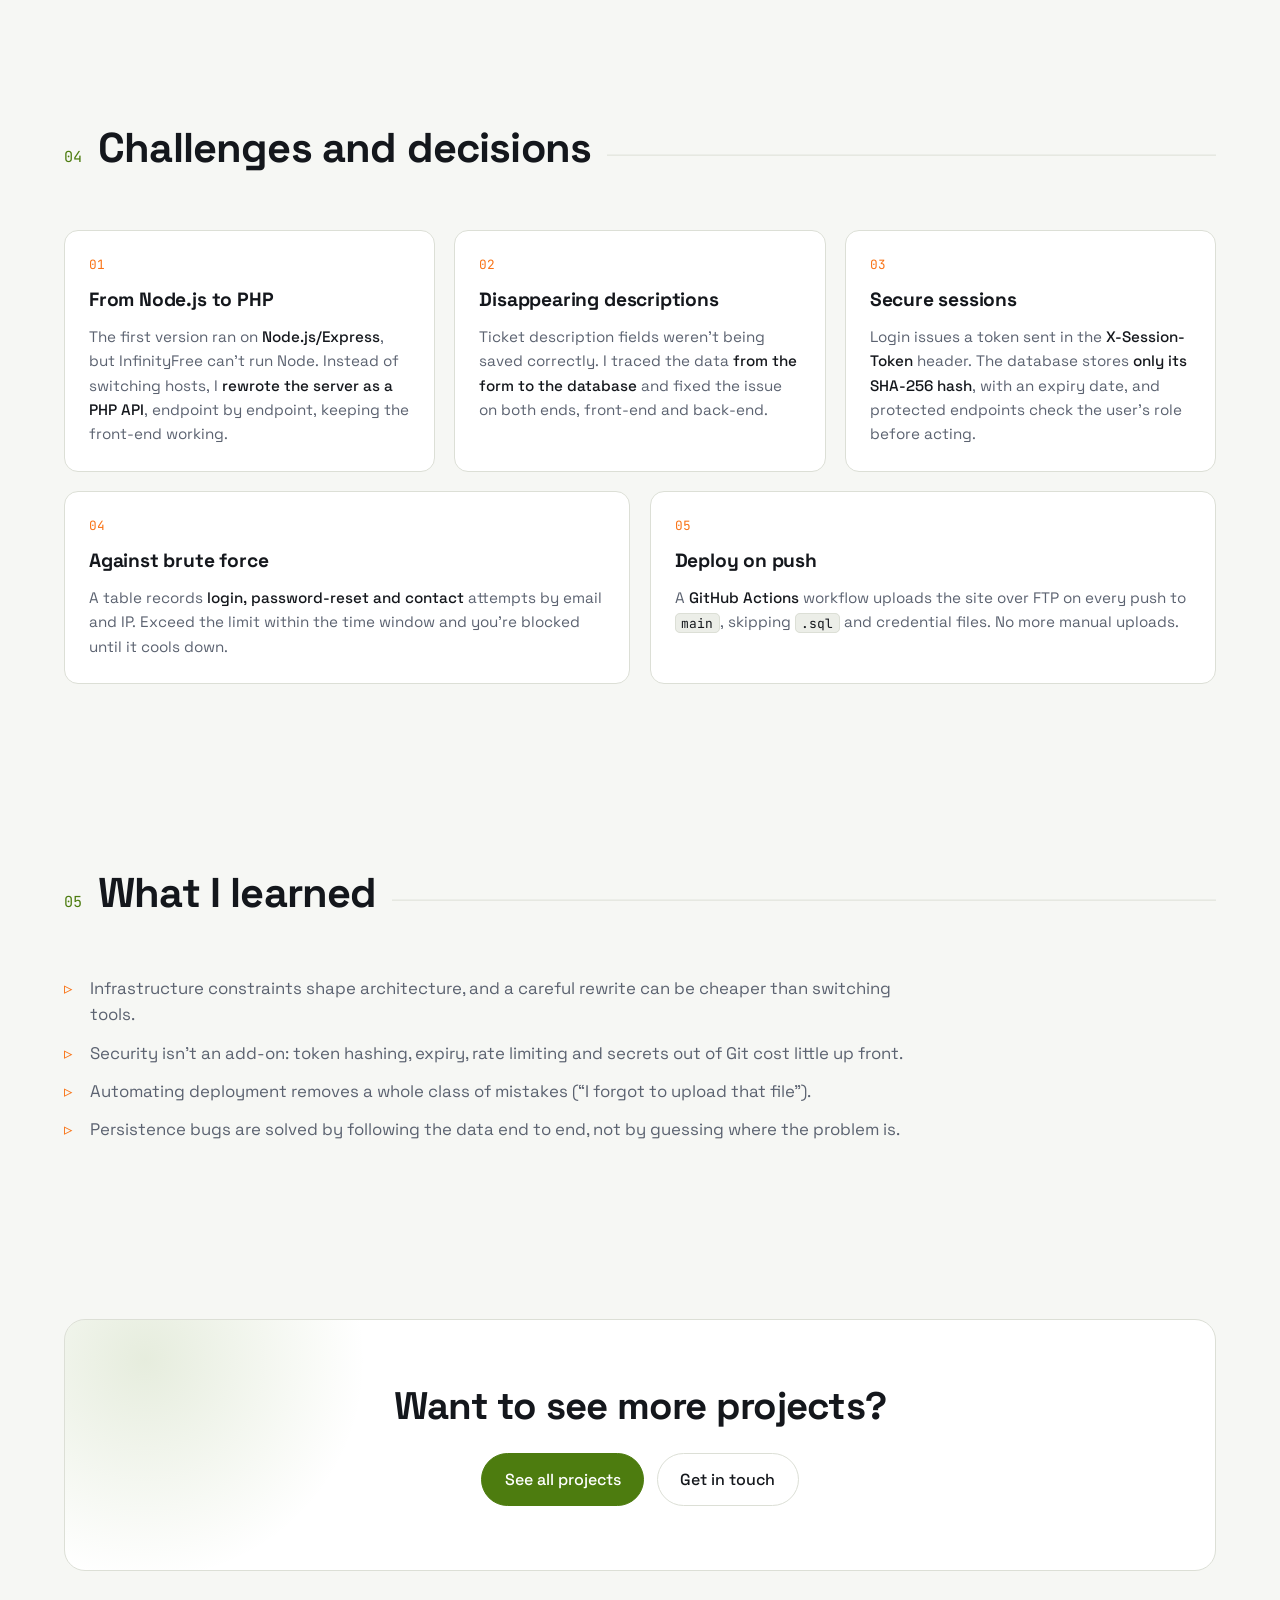
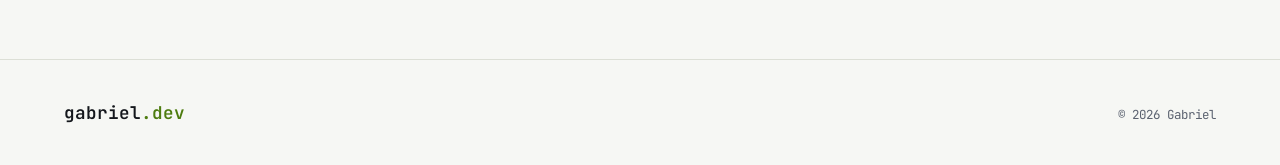
<file: gesistec.html>
<!DOCTYPE html>
<html lang="pt-BR">
<head>
  <meta charset="UTF-8">
  <meta name="viewport" content="width=device-width, initial-scale=1.0">
  <title>GESISTEC · Estudo de caso · Gabriel</title>
  <meta name="description" content="Estudo de caso do GESISTEC: help desk com API em PHP, segurança de sessão, recuperação de senha e deploy automático.">
  <meta name="theme-color" content="#0b0d10">
  <link rel="icon" href="favicon.svg" type="image/svg+xml">
  <link rel="canonical" href="https://furlani18.github.io/gesistec.html">
  <meta property="og:type" content="article">
  <meta property="og:title" content="GESISTEC · Estudo de caso">
  <meta property="og:description" content="Como construí um help desk com API em PHP, sessão segura e deploy automático.">
  <meta property="og:url" content="https://furlani18.github.io/gesistec.html">
  <meta property="og:image" content="https://furlani18.github.io/img/gesistec-1.jpg">
  <meta name="twitter:card" content="summary_large_image">

  <script>
    (function () {
      var tema, lang;
      try { tema = localStorage.getItem("tema"); lang = localStorage.getItem("idioma"); } catch (e) {}
      if (!tema) tema = matchMedia("(prefers-color-scheme: light)").matches ? "light" : "dark";
      if (!lang) lang = (navigator.language || "pt").toLowerCase().indexOf("pt") === 0 ? "pt" : "en";
      document.documentElement.dataset.theme = tema;
      document.documentElement.dataset.lang = lang;
      document.documentElement.lang = lang === "pt" ? "pt-BR" : "en";
    })();
  </script>

  <link rel="preconnect" href="https://fonts.googleapis.com">
  <link rel="preconnect" href="https://fonts.gstatic.com" crossorigin>
  <link rel="preload" as="style" href="https://fonts.googleapis.com/css2?family=Space+Grotesk:wght@400;500;700&family=JetBrains+Mono:wght@400;600&display=swap" onload="this.onload=null;this.rel='stylesheet'">
  <noscript><link rel="stylesheet" href="https://fonts.googleapis.com/css2?family=Space+Grotesk:wght@400;500;700&family=JetBrains+Mono:wght@400;600&display=swap"></noscript>
  <link rel="stylesheet" href="style.css?v=15">
  <link rel="stylesheet" href="caso.css?v=15">
</head>
<body class="case" style="--c: #f97316">

  <header class="nav" id="nav">
    <a href="index.html" class="nav__logo">gabriel<span>.dev</span></a>
    <div class="nav__tools">
      <button class="icon-btn mono" id="langToggle" aria-label="Switch language">EN</button>
      <button class="icon-btn" id="themeToggle" aria-label="Alternar tema">
        <svg class="i-sun" viewBox="0 0 24 24" aria-hidden="true"><circle cx="12" cy="12" r="4.5"/><path d="M12 2v2.5M12 19.5V22M2 12h2.5M19.5 12H22M4.9 4.9l1.8 1.8M17.3 17.3l1.8 1.8M4.9 19.1l1.8-1.8M17.3 6.7l1.8-1.8"/></svg>
        <svg class="i-moon" viewBox="0 0 24 24" aria-hidden="true"><path d="M20 14.5A8 8 0 0 1 9.5 4a8 8 0 1 0 10.5 10.5z"/></svg>
      </button>
    </div>
  </header>

  <main>
    <!-- TOPO -->
    <section class="case__hero">
      <a href="index.html#projeto=gesistec" class="case__back mono">
        ← <span data-l="pt">Voltar ao portfólio</span><span data-l="en">Back to portfolio</span>
      </a>
      <p class="case__tag mono"><span data-l="pt">Estudo de caso · Projeto principal</span><span data-l="en">Case study · Main project</span></p>
      <h1>GESISTEC</h1>
      <p class="case__lead" data-l="pt">
        Um help desk completo: clientes de várias empresas abrem chamados, conversam com a equipe e acompanham
        cada mudança de status. Construí a API em PHP, cuidei da segurança das contas e automatizei o deploy.
      </p>
      <p class="case__lead" data-l="en">
        A complete help desk: customers from multiple companies open tickets, talk to the team and follow every
        status change. I built the PHP API, took care of account security and automated deployment.
      </p>

      <div class="hero__actions" style="margin: 1.8rem 0 0">
        <a href="https://gesistec.infinityfree.me" target="_blank" rel="noopener" class="btn btn--primary"><span data-l="pt">Ver o sistema online ↗</span><span data-l="en">See it live ↗</span></a>
      </div>

      <dl class="case__meta">
        <div><dt><span data-l="pt">Papel</span><span data-l="en">Role</span></dt><dd><span data-l="pt">Desenvolvimento full stack</span><span data-l="en">Full-stack development</span></dd></div>
        <div><dt><span data-l="pt">Contexto</span><span data-l="en">Context</span></dt><dd><span data-l="pt">Projeto acadêmico</span><span data-l="en">Academic project</span></dd></div>
        <div><dt>Stack</dt><dd>PHP · MySQL · JavaScript</dd></div>
        <div><dt><span data-l="pt">Hospedagem</span><span data-l="en">Hosting</span></dt><dd>InfinityFree + GitHub Actions</dd></div>
      </dl>
    </section>

    <figure class="case__shot">
      <video src="img/gesistec-video.mp4" poster="img/gesistec-video-capa.webp" controls playsinline preload="metadata" width="1280" height="720"></video>
      <figcaption><span data-l="pt">Vídeo de apresentação: do primeiro acesso ao chamado resolvido (2min50, com som).</span><span data-l="en">Presentation video: from first login to a resolved ticket (2:50, with sound, in Portuguese).</span></figcaption>
    </figure>

    <!-- 01 DESAFIO -->
    <section class="section">
      <div class="section__head"><span class="mono section__num">01</span><h2><span data-l="pt">O desafio</span><span data-l="en">The challenge</span></h2></div>
      <div class="case__body">
        <p data-l="pt">
          Um help desk só funciona se <strong>ninguém se perde</strong>: o cliente precisa abrir um chamado, conversar com a
          equipe e saber em que pé está; a equipe precisa priorizar, responder e mudar o status sem que nada fique para trás.
          E tudo isso para <strong>várias empresas</strong>, cada uma vendo só os próprios chamados.
        </p>
        <p data-l="en">
          A help desk only works if <strong>nothing gets lost</strong>: customers need to open a ticket, talk to the team and
          know where things stand; the team needs to prioritize, reply and update the status without dropping anything.
          And all of that for <strong>multiple companies</strong>, each one seeing only its own tickets.
        </p>
        <p data-l="pt">
          Havia ainda uma restrição prática: o sistema precisava rodar numa <strong>hospedagem gratuita</strong>, o InfinityFree,
          que só executa PHP e MySQL.
        </p>
        <p data-l="en">
          There was also a practical constraint: it had to run on <strong>free hosting</strong> (InfinityFree), which only runs
          PHP and MySQL.
        </p>
      </div>
    </section>

    <!-- 02 SOLUÇÃO -->
    <section class="section">
      <div class="section__head"><span class="mono section__num">02</span><h2><span data-l="pt">A solução</span><span data-l="en">The solution</span></h2></div>
      <div class="case__body">
        <ul class="case__list" data-l="pt">
          <li><strong>Três perfis de acesso:</strong> admin (gerencia empresas, usuários e tipos de chamado), colaborador (atende) e cliente (abre e acompanha).</li>
          <li><strong>Chamados com conversa:</strong> cada ticket tem mensagens trocadas entre cliente e equipe, além de status e prioridade.</li>
          <li><strong>Histórico dentro da conversa:</strong> mudanças de status e prioridade aparecem no meio do chat (ex.: “Status alterado para Finalizado”).</li>
          <li><strong>Conta segura:</strong> “Esqueceu a senha?” com link por e-mail que expira, e bloqueio temporário após muitas tentativas.</li>
          <li><strong>Site institucional</strong> com formulário de contato, também protegido contra envio em massa.</li>
        </ul>
        <ul class="case__list" data-l="en">
          <li><strong>Three access roles:</strong> admin (manages companies, users and ticket types), staff (handles tickets) and customer (opens and follows them).</li>
          <li><strong>Tickets as conversations:</strong> each ticket has a message thread between customer and team, plus status and priority.</li>
          <li><strong>History inside the thread:</strong> status and priority changes show up in the chat (e.g. “Status changed to Closed”).</li>
          <li><strong>Secure accounts:</strong> “Forgot password?” with an expiring email link, and temporary lockout after too many attempts.</li>
          <li><strong>Company website</strong> with a contact form, also protected against mass submissions.</li>
        </ul>
      </div>
      <div class="case__duo">
        <figure>
          <img src="img/gesistec-solucoes.webp" alt="Seção de soluções do site da GESISTEC" width="1342" height="608" loading="lazy">
          <figcaption><span data-l="pt">Seção de soluções do site.</span><span data-l="en">Solutions section of the website.</span></figcaption>
        </figure>
        <figure>
          <img src="img/gesistec-login.webp" alt="Tela de login do portal GESISTEC" width="1346" height="610" loading="lazy">
          <figcaption><span data-l="pt">Login do portal, com recuperação de senha.</span><span data-l="en">Portal login, with password recovery.</span></figcaption>
        </figure>
      </div>
    </section>

    <!-- 03 ARQUITETURA -->
    <section class="section">
      <div class="section__head"><span class="mono section__num">03</span><h2><span data-l="pt">Arquitetura</span><span data-l="en">Architecture</span></h2></div>
      <div class="case__body">
        <p data-l="pt">Front-end e back-end separados: as telas são HTML, CSS e JavaScript puros, que conversam com uma API em PHP por <code class="inline">fetch</code>.</p>
        <p data-l="en">Front-end and back-end are separate: the screens are plain HTML, CSS and JavaScript that talk to a PHP API via <code class="inline">fetch</code>.</p>
      </div>
      <div class="arch" role="img" aria-label="Navegador envia requisições com token para a API PHP, que consulta o MySQL">
        <div class="arch__box"><b><span data-l="pt">Navegador</span><span data-l="en">Browser</span></b><span><span data-l="pt">Telas do cliente, colaborador e admin</span><span data-l="en">Customer, staff and admin screens</span></span></div>
        <div class="arch__arrow">X-Session-Token</div>
        <div class="arch__box arch__box--c"><b>API PHP</b><span><code class="inline">/api/*.php</code> — <span data-l="pt">um endpoint por ação</span><span data-l="en">one endpoint per action</span></span></div>
        <div class="arch__arrow">prepared statements</div>
        <div class="arch__box"><b>MySQL</b><span><span data-l="pt">chamados, mensagens, histórico, sessões</span><span data-l="en">tickets, messages, history, sessions</span></span></div>
        <div class="arch__extra">
          <span class="tag">PHPMailer (SMTP)</span>
          <span class="tag">GitHub Actions → FTP → InfinityFree</span>
          <span class="tag">config.secrets.php <span data-l="pt">fora do Git</span><span data-l="en">kept out of Git</span></span>
        </div>
      </div>
    </section>

    <!-- 04 DECISÕES -->
    <section class="section">
      <div class="section__head"><span class="mono section__num">04</span><h2><span data-l="pt">Desafios e decisões</span><span data-l="en">Challenges and decisions</span></h2></div>
      <div class="decisions">
        <article class="decision">
          <span class="decision__num">01</span>
          <h3><span data-l="pt">De Node.js para PHP</span><span data-l="en">From Node.js to PHP</span></h3>
          <p data-l="pt">A primeira versão rodava em <b>Node.js/Express</b>, mas o InfinityFree não executa Node. Em vez de trocar de hospedagem, <b>reescrevi o servidor como uma API em PHP</b>, endpoint por endpoint, mantendo o front-end funcionando.</p>
          <p data-l="en">The first version ran on <b>Node.js/Express</b>, but InfinityFree can't run Node. Instead of switching hosts, I <b>rewrote the server as a PHP API</b>, endpoint by endpoint, keeping the front-end working.</p>
        </article>
        <article class="decision">
          <span class="decision__num">02</span>
          <h3><span data-l="pt">Descrições que sumiam</span><span data-l="en">Disappearing descriptions</span></h3>
          <p data-l="pt">Os campos de descrição dos chamados não eram salvos corretamente. Segui o dado <b>do formulário até o banco</b> e corrigi o problema nas duas pontas, no front e no back-end.</p>
          <p data-l="en">Ticket description fields weren't being saved correctly. I traced the data <b>from the form to the database</b> and fixed the issue on both ends, front-end and back-end.</p>
        </article>
        <article class="decision">
          <span class="decision__num">03</span>
          <h3><span data-l="pt">Sessão segura</span><span data-l="en">Secure sessions</span></h3>
          <p data-l="pt">O login gera um token que vai no header <b>X-Session-Token</b>. O banco guarda <b>só o hash SHA-256</b> dele, com data de expiração, e os endpoints protegidos conferem o perfil do usuário antes de agir.</p>
          <p data-l="en">Login issues a token sent in the <b>X-Session-Token</b> header. The database stores <b>only its SHA-256 hash</b>, with an expiry date, and protected endpoints check the user's role before acting.</p>
        </article>
        <article class="decision">
          <span class="decision__num">04</span>
          <h3><span data-l="pt">Contra força bruta</span><span data-l="en">Against brute force</span></h3>
          <p data-l="pt">Uma tabela registra tentativas de <b>login, recuperação de senha e contato</b> por e-mail e por IP. Passou do limite na janela de tempo, bloqueia até esfriar.</p>
          <p data-l="en">A table records <b>login, password-reset and contact</b> attempts by email and IP. Exceed the limit within the time window and you're blocked until it cools down.</p>
        </article>
        <article class="decision">
          <span class="decision__num">05</span>
          <h3><span data-l="pt">Deploy em um push</span><span data-l="en">Deploy on push</span></h3>
          <p data-l="pt">Um workflow do <b>GitHub Actions</b> envia o site por FTP a cada push na <code class="inline">main</code>, ignorando arquivos <code class="inline">.sql</code> e de credenciais. Nada de subir arquivo na mão.</p>
          <p data-l="en">A <b>GitHub Actions</b> workflow uploads the site over FTP on every push to <code class="inline">main</code>, skipping <code class="inline">.sql</code> and credential files. No more manual uploads.</p>
        </article>
      </div>
    </section>

    <!-- 05 APRENDIZADOS -->
    <section class="section">
      <div class="section__head"><span class="mono section__num">05</span><h2><span data-l="pt">O que aprendi</span><span data-l="en">What I learned</span></h2></div>
      <div class="case__body">
        <ul class="case__list" data-l="pt">
          <li>Restrição de infraestrutura muda arquitetura, e reescrever com cuidado pode sair mais barato que trocar de ferramenta.</li>
          <li>Segurança não é um recurso extra: hash de token, expiração, limite de tentativas e segredos fora do Git custam pouco no começo.</li>
          <li>Automatizar o deploy elimina toda uma categoria de erro (“esqueci de subir aquele arquivo”).</li>
          <li>Bug de persistência se resolve seguindo o dado de ponta a ponta, não chutando onde está o problema.</li>
        </ul>
        <ul class="case__list" data-l="en">
          <li>Infrastructure constraints shape architecture, and a careful rewrite can be cheaper than switching tools.</li>
          <li>Security isn't an add-on: token hashing, expiry, rate limiting and secrets out of Git cost little up front.</li>
          <li>Automating deployment removes a whole class of mistakes (“I forgot to upload that file”).</li>
          <li>Persistence bugs are solved by following the data end to end, not by guessing where the problem is.</li>
        </ul>
      </div>
    </section>

    <section class="section case__cta">
      <div class="contact">
        <div style="grid-column: 1 / -1">
          <h3><span data-l="pt">Quer ver mais projetos?</span><span data-l="en">Want to see more projects?</span></h3>
          <div class="contact__links">
            <a href="index.html#projetos" class="btn btn--primary"><span data-l="pt">Ver todos os projetos</span><span data-l="en">See all projects</span></a>
            <a href="index.html#contato" class="btn btn--ghost"><span data-l="pt">Falar comigo</span><span data-l="en">Get in touch</span></a>
          </div>
        </div>
      </div>
    </section>
  </main>

  <footer class="footer">
    <div class="footer__inner">
      <a href="index.html" class="nav__logo">gabriel<span>.dev</span></a>
      <p class="mono">© <span id="year"></span> Gabriel</p>
    </div>
  </footer>

  <script src="caso.js?v=15"></script>
</body>
</html>
</file>
<file: style.css>
/* =========================================================
   PORTFÓLIO — ESTILOS
   ========================================================= */

:root {
  --bg: #0b0d10;
  --bg-2: #12151a;
  --surface: #171b21;
  --border: #252a33;
  --text: #e8eaed;
  --muted: #8b93a1;
  --accent: #c6ff3d;
  --accent-ink: #0b0d10;
  --radius: 14px;
  --font: "Space Grotesk", system-ui, sans-serif;
  --mono: "JetBrains Mono", ui-monospace, monospace;
  --nav-bg: rgba(11, 13, 16, .85);
  --cover-ink: #fff;
  --code-key: #ff7ab6;
  --code-num: #7cc7ff;
  --ok: #4ade80;
  --erro: #f87171;
  color-scheme: dark;
}

:root[data-theme="light"] {
  --bg: #f6f7f4;
  --bg-2: #eceee8;
  --surface: #ffffff;
  --border: #dcdfd6;
  --text: #14171c;
  --muted: #5b6270;
  --accent: #4d7c0f;
  --accent-ink: #ffffff;
  --nav-bg: rgba(246, 247, 244, .85);
  --cover-ink: #14171c;
  --code-key: #c2185b;
  --code-num: #1d6fb8;
  --ok: #15803d;
  --erro: #b91c1c;
  color-scheme: light;
}

* { margin: 0; padding: 0; box-sizing: border-box; }
[hidden] { display: none !important; }
html { scroll-behavior: smooth; scroll-padding-top: 4.5rem; scrollbar-color: var(--border) var(--bg); }
body {
  background: var(--bg);
  color: var(--text);
  font-family: var(--font);
  line-height: 1.6;
  overflow-x: hidden;
  -webkit-font-smoothing: antialiased;
}
::-webkit-scrollbar { width: 10px; }
::-webkit-scrollbar-track { background: var(--bg); }
::-webkit-scrollbar-thumb { background: var(--border); border-radius: 10px; border: 2px solid var(--bg); }
::-webkit-scrollbar-thumb:hover { background: var(--muted); }

.progress {
  position: fixed; top: 0; left: 0; right: 0; z-index: 60;
  height: 2px; background: var(--accent);
  transform: scaleX(0); transform-origin: left;
}
a { color: inherit; text-decoration: none; }
button { font: inherit; cursor: pointer; }
.mono { font-family: var(--mono); }
.accent { color: var(--accent); }

::selection { background: var(--accent); color: var(--accent-ink); }
:focus-visible { outline: 2px solid var(--accent); outline-offset: 3px; }

.skip {
  position: fixed; top: .6rem; left: .6rem; z-index: 200;
  background: var(--accent); color: var(--accent-ink);
  padding: .6rem 1rem; border-radius: 8px; font-weight: 500;
  transform: translateY(-200%); transition: transform .2s;
}
.skip:focus { transform: none; }

/* ---------- Botões ---------- */
.btn {
  display: inline-flex; align-items: center; justify-content: center;
  padding: .8rem 1.4rem;
  border-radius: 999px;
  font-weight: 500;
  border: 1px solid var(--border);
  transition: transform .2s, background .2s, border-color .2s, color .2s, box-shadow .2s;
}
.btn:hover { transform: translateY(-2px); }
.btn--primary { background: var(--accent); color: var(--accent-ink); border-color: var(--accent); }
.btn--primary:hover { box-shadow: 0 10px 30px -10px var(--accent); }
.btn--ghost { background: transparent; color: var(--text); }
.btn--ghost:hover { border-color: var(--accent); color: var(--accent); }
.btn:disabled { opacity: .6; cursor: wait; transform: none; }
.btn__icon { width: 1.05em; height: 1.05em; margin-right: .5rem; fill: none; stroke: currentColor; stroke-width: 2; stroke-linecap: round; stroke-linejoin: round; }

.icon-btn {
  width: 38px; height: 38px; border-radius: 50%;
  display: grid; place-items: center;
  background: transparent; color: var(--text);
  border: 1px solid var(--border);
  font-size: .8rem; font-weight: 600;
  transition: border-color .2s, color .2s;
}
.icon-btn:hover { border-color: var(--accent); color: var(--accent); }
.icon-btn svg { width: 18px; height: 18px; fill: none; stroke: currentColor; stroke-width: 2; stroke-linecap: round; }
:root[data-theme="light"] .i-sun, :root:not([data-theme="light"]) .i-moon { display: none; }

/* ---------- Navbar ---------- */
.nav {
  position: fixed; inset: 0 0 auto 0; z-index: 50;
  display: flex; justify-content: space-between; align-items: center;
  padding: 1.2rem clamp(1rem, 5vw, 4rem);
  transition: background .3s, padding .3s, border-color .3s;
  border-bottom: 1px solid transparent;
}
.nav.scrolled {
  background: var(--nav-bg);
  backdrop-filter: blur(10px);
  padding-block: .8rem;
  border-color: var(--border);
}
.nav__logo { font-family: var(--mono); font-weight: 600; font-size: 1.1rem; }
.nav__logo span { color: var(--accent); }
.nav__right { display: flex; align-items: center; gap: 2rem; }
.nav__tools { display: flex; align-items: center; gap: .5rem; }
.nav__links { display: flex; gap: 2rem; }
.nav__links a { position: relative; color: var(--muted); font-size: .95rem; transition: color .2s; }
.nav__links a::after {
  content: ""; position: absolute; left: 0; right: 0; bottom: -4px; height: 2px;
  background: var(--accent); border-radius: 2px;
  transform: scaleX(0); transition: transform .25s;
}
.nav__links a:hover { color: var(--text); }
.nav__links a.active { color: var(--text); }
.nav__links a.active::after { transform: scaleX(1); }
.nav__toggle { display: none; background: none; border: 0; flex-direction: column; gap: 5px; }
.nav__toggle span { width: 24px; height: 2px; background: var(--text); }

/* ---------- Hero ---------- */
.hero {
  position: relative;
  min-height: 100vh;
  display: flex; align-items: center;
  padding: 7rem clamp(1rem, 5vw, 4rem) 4rem;
  overflow: hidden;
}
.hero__grid {
  position: absolute; inset: 0;
  background-image:
    linear-gradient(var(--border) 1px, transparent 1px),
    linear-gradient(90deg, var(--border) 1px, transparent 1px);
  background-size: 56px 56px;
  mask-image: radial-gradient(ellipse at 70% 40%, #000 10%, transparent 70%);
  opacity: .5;
}
.hero__glow {
  position: absolute; width: 640px; height: 640px; right: -120px; top: 8%;
  background: radial-gradient(circle, color-mix(in srgb, var(--accent) 22%, transparent), transparent 65%);
  filter: blur(40px); opacity: .55; pointer-events: none;
}
:root[data-theme="light"] .hero__glow { opacity: .35; }
.hero__inner {
  position: relative; width: 100%; margin: 0 auto;
  max-width: calc(1280px - 2 * clamp(1rem, 5vw, 4rem)); /* alinha com as seções */
  display: grid; grid-template-columns: minmax(0, 1.25fr) minmax(0, 1fr);
  gap: 3rem; align-items: center;
}
.hero__content { position: relative; }
.hero__status {
  display: inline-flex; align-items: center; gap: .6rem;
  padding: .35rem .9rem .35rem .75rem; margin-bottom: 1.4rem;
  border: 1px solid var(--border); border-radius: 999px;
  background: color-mix(in srgb, var(--surface) 70%, transparent);
  font-size: .78rem; color: var(--muted);
}
.pulse { position: relative; width: 8px; height: 8px; border-radius: 50%; background: var(--ok); }
.pulse::after {
  content: ""; position: absolute; inset: 0; border-radius: 50%;
  background: var(--ok); animation: ping 2s ease-out infinite;
}
@keyframes ping { to { transform: scale(2.8); opacity: 0; } }
.hero__tag { color: var(--accent); margin-bottom: 1rem; font-size: .95rem; }
.hero__title {
  font-size: clamp(2.3rem, 6.5vw, 4.8rem);
  line-height: 1.08;
  font-weight: 700;
  letter-spacing: -.03em;
  margin-bottom: 1.5rem;
}
.typed { color: var(--accent); }
.cursor { color: var(--accent); animation: blink 1s steps(1) infinite; font-weight: 400; }
@keyframes blink { 50% { opacity: 0; } }
.hero__subtitle { color: var(--muted); font-size: 1.15rem; max-width: 580px; margin-bottom: 2.2rem; }
.hero__actions { display: flex; gap: 1rem; flex-wrap: wrap; margin-bottom: 3.5rem; }
.hero__stats { display: flex; flex-wrap: wrap; row-gap: 1.2rem; }
.hero__stats div { display: flex; flex-direction: column; padding-right: 2.4rem; }
.hero__stats div + div { padding-left: 2.4rem; border-left: 1px solid var(--border); }
.hero__stats strong { font-size: 2.2rem; font-weight: 700; line-height: 1; }
.hero__stats span { color: var(--muted); font-size: .85rem; margin-top: .3rem; }

/* Cards flutuantes dos destaques */
.hero__visual { position: relative; height: 460px; }
.hcard {
  position: absolute; width: 250px; padding: 0;
  display: flex; flex-direction: column; text-align: left;
  background: var(--surface); color: var(--text);
  border: 1px solid var(--border); border-radius: var(--radius);
  overflow: hidden;
  box-shadow: 0 30px 60px -25px rgba(0,0,0,.55), 0 0 0 1px color-mix(in srgb, var(--c) 15%, transparent);
  animation: flutuar 7s ease-in-out infinite;
  transition: scale .3s, border-color .3s, box-shadow .3s;
}
.hcard:hover { scale: 1.05; z-index: 3; border-color: var(--c); box-shadow: 0 30px 60px -20px color-mix(in srgb, var(--c) 60%, transparent); }
.hcard .card__cover { width: 100%; }
.hcard .cover__mono { font-size: 2.6rem; }
.hcard__body { display: flex; justify-content: space-between; align-items: baseline; gap: .5rem; padding: .8rem 1rem; }
.hcard__body strong { font-size: 1rem; }
.hcard__body small { font-size: .68rem; text-transform: uppercase; letter-spacing: .05em; color: var(--c); }
/* Card 1 = projeto principal: maior e na frente; os outros menores, atrás */
.hcard { width: min(210px, 42%); opacity: .8; }
.hcard:hover { opacity: 1; }
.hcard--1 {
  width: min(310px, 62%); opacity: 1; z-index: 3;
  top: 16%; left: 6%; rotate: -3deg;
  border-color: color-mix(in srgb, var(--c) 55%, var(--border));
  box-shadow: 0 40px 80px -30px color-mix(in srgb, var(--c) 55%, transparent), 0 0 0 1px color-mix(in srgb, var(--c) 30%, transparent);
}
.hcard--1 .cover__mono { font-size: 4rem; }
.hcard--1 .hcard__body { padding: 1rem 1.2rem; }
.hcard--1 .hcard__body strong { font-size: 1.25rem; }
.hcard--2 { top: 0; right: 0; rotate: 7deg; animation-delay: -2.3s; z-index: 1; }
.hcard--3 { bottom: 0; right: 8%; rotate: -5deg; animation-delay: -4.6s; z-index: 2; }
@keyframes flutuar { 50% { translate: 0 -14px; } }
:root[data-theme="light"] .hcard { box-shadow: 0 30px 50px -30px rgba(20,23,28,.35); }
:root[data-theme="light"] .hcard__body small { color: color-mix(in srgb, var(--c) 65%, #000); }

.hero__scroll {
  position: absolute; left: 50%; bottom: 1.6rem; translate: -50% 0;
  font-size: .72rem; color: var(--muted); letter-spacing: .1em;
  animation: descer 2.2s ease-in-out infinite;
}
@keyframes descer { 50% { translate: -50% 6px; } }

/* ---------- Seções ---------- */
.section { padding: 5.5rem clamp(1rem, 5vw, 4rem); max-width: 1280px; margin: 0 auto; }
.section__head { display: flex; align-items: baseline; gap: 1rem; margin-bottom: 3rem; }
.section__num { color: var(--accent); font-size: .95rem; }
.section__head h2 { font-size: clamp(1.8rem, 4vw, 2.6rem); letter-spacing: -.02em; }
.section__head::after { content: ""; flex: 1; height: 1px; background: var(--border); transform: translateY(-.4rem); }

/* ---------- Sobre ---------- */
.about { display: grid; grid-template-columns: 1.2fr 1fr; gap: 3rem; align-items: center; }
.about__text p { color: var(--muted); margin-bottom: 1.1rem; font-size: 1.05rem; }
.about__text strong { color: var(--text); }
.about__card {
  background: var(--surface);
  border: 1px solid var(--border);
  border-radius: var(--radius);
  overflow: hidden;
  box-shadow: 0 30px 60px -35px rgba(0,0,0,.6);
}
.editor__bar {
  display: flex; align-items: center; gap: 1rem;
  padding: .7rem 1rem;
  background: var(--bg-2); border-bottom: 1px solid var(--border);
}
.editor__dots { display: flex; gap: 6px; }
.editor__dots i { width: 11px; height: 11px; border-radius: 50%; background: #ff5f57; }
.editor__dots i:nth-child(2) { background: #febc2e; }
.editor__dots i:nth-child(3) { background: #28c840; }
.editor__file { font-size: .75rem; color: var(--muted); }
.about__card pre { font-size: .9rem; line-height: 1.8; padding: 1.4rem 1.6rem; overflow-x: auto; }
.c-key { color: var(--code-key); }
.c-str { color: var(--accent); }
.c-num { color: var(--code-num); }

/* ---------- Toolbar ---------- */
.toolbar { display: flex; justify-content: space-between; gap: 1rem; flex-wrap: wrap; margin-bottom: 2rem; }
.filters { display: flex; gap: .5rem; flex-wrap: wrap; }
.filter {
  background: transparent; color: var(--muted);
  border: 1px solid var(--border);
  padding: .5rem 1.1rem; border-radius: 999px;
  font-size: .9rem; transition: all .2s;
}
.filter:hover { color: var(--text); border-color: var(--muted); }
.filter.active { background: var(--accent); color: var(--accent-ink); border-color: var(--accent); }
.search {
  background: var(--surface); color: var(--text);
  border: 1px solid var(--border); border-radius: 999px;
  padding: .55rem 1.2rem; min-width: 260px;
  font-family: inherit; font-size: .9rem; outline: none;
  transition: border-color .2s;
}
.search:focus { border-color: var(--accent); }

/* ---------- Cards ---------- */
.projects { display: grid; grid-template-columns: repeat(auto-fill, minmax(290px, 1fr)); gap: 1.4rem; }
.card {
  background: var(--surface);
  border: 1px solid var(--border);
  border-radius: var(--radius);
  overflow: hidden;
  cursor: pointer;
  display: flex; flex-direction: column;
  transition: transform .3s, border-color .3s, box-shadow .3s;
  animation: cardIn .5s both;
  animation-delay: var(--d);
  outline: none;
}
.card:hover, .card:focus-visible {
  transform: translateY(-6px);
  border-color: var(--c);
  box-shadow: 0 20px 40px -20px var(--c);
}
@keyframes cardIn { from { opacity: 0; transform: translateY(20px); } }

.card__cover, .modal__cover {
  position: relative;
  aspect-ratio: 16 / 9;
  display: grid; place-items: center;
  background:
    radial-gradient(circle at 80% 20%, color-mix(in srgb, var(--c) 55%, transparent), transparent 60%),
    radial-gradient(circle at 5% 110%, color-mix(in srgb, var(--c) 30%, transparent), transparent 50%),
    linear-gradient(135deg, color-mix(in srgb, var(--c) 25%, var(--bg-2)), var(--bg-2));
  overflow: hidden;
}
.card__cover::after {
  content: ""; position: absolute; inset: auto 0 0 0; height: 40%;
  background: linear-gradient(transparent, color-mix(in srgb, var(--surface) 35%, transparent));
  pointer-events: none;
}
.card__cover::before, .modal__cover::before {
  content: ""; position: absolute; inset: 0;
  background-image: repeating-linear-gradient(45deg, rgba(255,255,255,.04) 0 2px, transparent 2px 14px);
}
.card__cover img, .modal__cover img { width: 100%; height: 100%; object-fit: cover; object-position: top; position: relative; }
/* Com print real, tira as listras e o degradê decorativos */
.card__cover:has(> img)::before, .modal__cover:has(> img)::before, .modal__cover:has(> iframe)::before { display: none; }
.cover__mono {
  position: relative;
  font-family: var(--mono);
  font-weight: 600;
  font-size: 3.2rem;
  color: var(--cover-ink);
  letter-spacing: -.04em;
  text-shadow: 0 6px 30px rgba(0,0,0,.4);
  transition: transform .4s;
}
.card:hover .cover__mono { transform: scale(1.12) rotate(-3deg); }
.card__cover img { transition: scale .5s; }
.card:hover .card__cover img { scale: 1.05; }

.card__body { padding: 1.3rem; display: flex; flex-direction: column; gap: .6rem; flex: 1; }
.card__more {
  display: flex; align-items: center; gap: .4rem;
  margin-top: .5rem; padding-top: .9rem;
  border-top: 1px dashed var(--border);
  font-size: .75rem; color: var(--muted);
  transition: color .25s;
}
.card__more span { transition: translate .25s; }
.card:hover .card__more, .card:focus-visible .card__more { color: var(--c); }
.card:hover .card__more span { translate: 4px 0; }
:root[data-theme="light"] .card:hover .card__more { color: color-mix(in srgb, var(--c) 65%, #000); }
.card__meta { display: flex; justify-content: space-between; font-size: .72rem; color: var(--muted); text-transform: uppercase; letter-spacing: .05em; }
.card__meta span:first-child { color: var(--c); }
.card h3 { font-size: 1.3rem; letter-spacing: -.01em; }
.card p { color: var(--muted); font-size: .93rem; flex: 1; }

.tags { display: flex; flex-wrap: wrap; gap: .4rem; }
.tag {
  font-family: var(--mono); font-size: .72rem;
  padding: .25rem .6rem; border-radius: 6px;
  background: var(--bg-2); border: 1px solid var(--border); color: var(--muted);
}
.empty { color: var(--muted); text-align: center; padding: 3rem 0; }
:root[data-theme="light"] .cover__mono { text-shadow: 0 4px 20px rgba(255,255,255,.6); }
:root[data-theme="light"] .card__meta span:first-child,
:root[data-theme="light"] .modal__cat { color: color-mix(in srgb, var(--c) 65%, #000); }

/* ---------- Destaques ---------- */
.featured { margin-bottom: 3rem; }
.featured__title { font-size: .8rem; font-weight: 600; text-transform: uppercase; letter-spacing: .08em; color: var(--muted); margin-bottom: 1rem; }
.featured__title::before { content: "★ "; color: var(--accent); }
.featured__grid { display: grid; grid-template-columns: repeat(auto-fit, minmax(290px, 1fr)); gap: 1.4rem; }
.card--featured { background: linear-gradient(180deg, color-mix(in srgb, var(--c) 7%, var(--surface)), var(--surface) 60%); }

/* Projeto principal: ocupa a linha inteira, capa ao lado do texto */
.card--main { border-color: color-mix(in srgb, var(--c) 60%, var(--border)); }
.card--main .card__cover { aspect-ratio: 16 / 9; }
.card--main .card__cover .cover__mono { font-size: clamp(5rem, 9vw, 8rem); }
.card--main h3 { font-size: 2rem; letter-spacing: -.02em; }
.card--main p { font-size: 1rem; flex: 0; }
.card--main .badge { font-size: .78rem; padding: .4rem .9rem; }
.card__list { list-style: none; display: flex; flex-direction: column; gap: .35rem; margin: .2rem 0 .4rem; font-size: .92rem; }
.card__list li { position: relative; padding-left: 1.3rem; }
.card__list li::before { content: "▹"; position: absolute; left: 0; color: var(--c); }
@media (min-width: 900px) {
  .featured__grid { grid-template-columns: 1fr 1fr; }
  .card--main {
    grid-column: 1 / -1; flex-direction: row;
    background: linear-gradient(90deg, var(--surface) 40%, color-mix(in srgb, var(--c) 9%, var(--surface)));
  }
  .card--main .card__cover { flex: 0 0 50%; aspect-ratio: auto; min-height: 340px; }
  .card--main .card__body { padding: 2.2rem 2.4rem; justify-content: center; gap: .8rem; }
  .card--main .card__more { margin-top: auto; }

  /* Os outros destaques ficam compactos, também na horizontal */
  .card--featured:not(.card--main) { flex-direction: row; }
  .card--featured:not(.card--main) .card__cover { flex: 0 0 38%; aspect-ratio: auto; min-height: 220px; }
  .card--featured:not(.card--main) .cover__mono { font-size: 3rem; }
  .card--featured:not(.card--main) h3 { font-size: 1.3rem; }
  .card--featured:not(.card--main) .badge { top: .6rem; left: .6rem; }
}
:root[data-theme="light"] .card__list li::before { color: color-mix(in srgb, var(--c) 65%, #000); }
.card--featured { border-color: color-mix(in srgb, var(--c) 45%, var(--border)); }
.card--featured .card__cover { aspect-ratio: 16 / 10; }
.card--featured .cover__mono { font-size: 4rem; }
.card--featured h3 { font-size: 1.5rem; }
.badge {
  position: absolute; top: .8rem; left: .8rem;
  font-size: .7rem; font-weight: 600; letter-spacing: .04em;
  padding: .3rem .7rem; border-radius: 999px;
  background: var(--accent); color: var(--accent-ink);
}

/* ---------- Trajetória ---------- */
.timeline { list-style: none; position: relative; max-width: 820px; padding-left: 2rem; }
.timeline::before {
  content: ""; position: absolute; left: 6px; top: .5rem; bottom: .5rem; width: 2px;
  background: linear-gradient(var(--border), var(--border) 60%, var(--accent));
}
.timeline__item { position: relative; padding-bottom: 2.6rem; }
.timeline__item > :not(.timeline__dot) { max-width: 680px; }
.timeline__period {
  display: inline-block; padding: .1rem .6rem; border-radius: 6px;
  background: var(--bg-2); border: 1px solid var(--border);
}
.timeline__item:last-child { padding-bottom: 0; }
.timeline__dot {
  position: absolute; left: calc(-2rem + 1px); top: .45rem;
  width: 12px; height: 12px; border-radius: 50%;
  background: var(--bg); border: 2px solid var(--muted);
}
.is-now .timeline__dot { background: var(--accent); border-color: var(--accent); box-shadow: 0 0 0 5px color-mix(in srgb, var(--accent) 25%, transparent); }
.timeline__period { color: var(--muted); font-size: .85rem; }
.timeline__now { color: var(--accent); margin-left: .4rem; }
.timeline__item h3 { font-size: 1.35rem; margin: .2rem 0 .4rem; letter-spacing: -.01em; }
.timeline__item p { color: var(--muted); margin-bottom: .9rem; }
.timeline__projects { display: flex; flex-wrap: wrap; gap: .5rem; }
.chip {
  font-family: var(--mono); font-size: .75rem;
  padding: .3rem .8rem; border-radius: 999px;
  background: transparent; color: var(--text);
  border: 1px solid var(--border);
  transition: border-color .2s, color .2s;
}
.chip::before { content: ""; display: inline-block; width: 7px; height: 7px; border-radius: 50%; background: var(--c); margin-right: .45rem; }
.chip:hover { border-color: var(--c); }

/* ---------- Stack ---------- */
.stack { display: grid; grid-template-columns: repeat(auto-fill, minmax(160px, 1fr)); gap: 1rem; }
.stack__item {
  background: var(--surface); color: var(--text);
  border: 1px solid var(--border); border-radius: var(--radius);
  padding: 1.2rem 1.2rem 1.1rem; text-align: left;
  display: flex; flex-direction: column; gap: .3rem;
  transition: border-color .2s, transform .2s;
}
.stack__item:hover { border-color: var(--accent); transform: translateY(-3px); }
.stack__item span { font-weight: 500; }
.stack__item small { color: var(--muted); font-size: .75rem; }
.stack__bar { display: block; height: 3px; margin-top: .6rem; border-radius: 3px; background: var(--bg-2); overflow: hidden; }
.stack__bar::after {
  content: ""; display: block; height: 100%;
  width: calc(var(--p) * 100%); min-width: 8%;
  background: var(--accent); border-radius: 3px;
  transform-origin: left; transform: scaleX(0); transition: transform .9s .2s;
}
.stack__item.visible .stack__bar::after { transform: none; }

/* ---------- Contato ---------- */
.contact {
  display: grid; grid-template-columns: 1fr 1fr; gap: clamp(2rem, 5vw, 4rem);
  background: var(--surface);
  border: 1px solid var(--border);
  border-radius: calc(var(--radius) * 1.5);
  padding: clamp(1.5rem, 6vw, 4rem);
  position: relative; overflow: hidden;
}
.contact::before {
  content: ""; position: absolute; width: 480px; height: 480px; left: -160px; top: -200px;
  background: radial-gradient(circle, color-mix(in srgb, var(--accent) 14%, transparent), transparent 65%);
  pointer-events: none;
}
.contact > * { position: relative; }
.contact h3 { font-size: clamp(1.6rem, 4vw, 2.4rem); margin-bottom: .6rem; letter-spacing: -.02em; line-height: 1.15; }
.contact__info > p { color: var(--muted); margin-bottom: 2rem; }
.contact__links { display: flex; gap: .8rem; flex-wrap: wrap; }
.contact__links .btn { max-width: 100%; overflow-wrap: anywhere; }

.form { display: flex; flex-direction: column; gap: 1rem; }
.form__field { display: flex; flex-direction: column; gap: .4rem; font-size: .85rem; color: var(--muted); }
.form__field input, .form__field textarea {
  background: var(--bg-2); color: var(--text);
  border: 1px solid var(--border); border-radius: 10px;
  padding: .75rem 1rem;
  font: inherit; font-size: .95rem;
  resize: vertical;
  transition: border-color .2s;
}
.form__field input:focus, .form__field textarea:focus { outline: none; border-color: var(--accent); }
.form .btn { align-self: flex-start; }
.form__status { font-size: .9rem; min-height: 1.4em; color: var(--muted); }
.form__status.ok { color: var(--ok); }
.form__status.erro { color: var(--erro); }

.footer { border-top: 1px solid var(--border); padding: 2.4rem clamp(1rem, 5vw, 4rem); color: var(--muted); }
.footer__inner {
  max-width: calc(1280px - 2 * clamp(1rem, 5vw, 4rem)); margin: 0 auto;
  display: flex; justify-content: space-between; align-items: center; gap: 1.5rem; flex-wrap: wrap;
}
.footer .nav__logo { color: var(--text); }
.footer p { font-size: .78rem; margin-top: .3rem; }
.footer__links { display: flex; gap: 1.6rem; flex-wrap: wrap; font-size: .9rem; }
.footer__links a { transition: color .2s; }
.footer__links a:hover { color: var(--accent); }

/* ---------- Modal ---------- */
.modal { position: fixed; inset: 0; z-index: 100; display: grid; place-items: center; padding: 1rem; visibility: hidden; }
.modal.open { visibility: visible; }
.modal__backdrop { position: absolute; inset: 0; background: rgba(0,0,0,.7); backdrop-filter: blur(4px); opacity: 0; transition: opacity .3s; }
.modal.open .modal__backdrop { opacity: 1; }
.modal__box {
  position: relative;
  width: min(680px, 100%);
  max-height: 90vh; overflow-y: auto;
  background: var(--surface);
  border: 1px solid var(--border);
  border-radius: calc(var(--radius) * 1.3);
  transform: translateY(30px) scale(.97); opacity: 0;
  transition: transform .35s, opacity .35s;
}
.modal.open .modal__box { transform: none; opacity: 1; }
.modal__close {
  position: absolute; top: .8rem; right: .8rem; z-index: 2;
  width: 38px; height: 38px; border-radius: 50%;
  background: rgba(0,0,0,.5); color: #fff; border: 0; font-size: 1.5rem; line-height: 1;
}
.modal__body { padding: 1.8rem; }
.modal__cat { color: var(--c); font-size: .78rem; text-transform: uppercase; letter-spacing: .05em; }
.modal__body h3 { font-size: 2rem; margin: .3rem 0 1rem; letter-spacing: -.02em; }
.modal__body > p { color: var(--muted); margin-bottom: 1.5rem; }
.modal__body h4 { font-size: .9rem; text-transform: uppercase; letter-spacing: .06em; color: var(--muted); margin-bottom: .7rem; }
.modal__body ul { list-style: none; margin-bottom: 1.5rem; }
.modal__body li { padding-left: 1.4rem; position: relative; margin-bottom: .45rem; }
.modal__body li::before { content: "▹"; position: absolute; left: 0; color: var(--c); }
.modal__actions { display: flex; gap: .8rem; margin-top: 1.5rem; flex-wrap: wrap; }
.modal__actions:empty { display: none; }

.modal__thumbs { display: flex; gap: .5rem; padding: .8rem 1.8rem 0; overflow-x: auto; }
.modal__thumbs:empty { display: none; }
.thumb {
  flex: 0 0 auto; width: 84px; aspect-ratio: 16 / 9;
  border-radius: 8px; overflow: hidden; padding: 0;
  border: 2px solid transparent; background: var(--bg-2);
  opacity: .6; transition: opacity .2s, border-color .2s;
}
.thumb img { width: 100%; height: 100%; object-fit: cover; display: block; }
.thumb:hover { opacity: 1; }
.thumb.active { opacity: 1; border-color: var(--c); }

.modal__nav {
  position: sticky; bottom: 0;
  display: flex; justify-content: space-between; align-items: center;
  padding: .8rem 1.8rem;
  background: var(--surface);
  border-top: 1px solid var(--border);
  font-size: .8rem; color: var(--muted);
}

/* ---------- Prévia animada e demo no modal ---------- */
.cover__preview {
  position: absolute; inset: 0; width: 100%; height: 100%; object-fit: cover;
  opacity: 0; transition: opacity .35s; z-index: 1;
}
.card:hover .cover__preview { opacity: 1; }
.modal__cover iframe { position: relative; z-index: 1; width: 100%; height: 100%; border: 0; background: #000; }
.modal__cover video { position: relative; z-index: 1; width: 100%; height: 100%; object-fit: contain; background: #000; display: block; }
.modal__cover:has(> video)::before { display: none; }
.thumb { position: relative; }
.thumb--video::after {
  content: "▶"; position: absolute; inset: 0; display: grid; place-items: center;
  color: #fff; font-size: .9rem; background: rgba(0,0,0,.35); text-shadow: 0 1px 4px rgba(0,0,0,.6);
}

/* ---------- GitHub ---------- */
.gh { display: grid; grid-template-columns: minmax(260px, 1fr) 2fr; gap: 2rem; align-items: start; }
.gh__msg { color: var(--muted); grid-column: 1 / -1; }
.gh__profile {
  display: flex; flex-direction: column; gap: 1.2rem;
  background: var(--surface); border: 1px solid var(--border); border-radius: var(--radius);
  padding: 1.6rem;
}
.gh__profile .btn { align-self: flex-start; }
.gh__user { display: flex; align-items: center; gap: .9rem; }
.gh__user img { border-radius: 50%; border: 2px solid var(--border); }
.gh__user span { display: flex; flex-direction: column; line-height: 1.3; }
.gh__user small { color: var(--muted); font-size: .8rem; }
.gh__user:hover strong { color: var(--accent); }
.gh__stats { display: flex; gap: 1.6rem; flex-wrap: wrap; }
.gh__stats div { display: flex; flex-direction: column; }
.gh__stats strong { font-size: 1.5rem; line-height: 1.1; }
.gh__stats span { font-size: .75rem; color: var(--muted); }
.gh__label { font-size: .75rem; font-weight: 600; text-transform: uppercase; letter-spacing: .08em; color: var(--muted); margin-bottom: .8rem; }
.gh__profile .gh__label { margin-bottom: -.4rem; }
.gh__bar { display: flex; height: 8px; border-radius: 8px; overflow: hidden; gap: 2px; background: var(--bg-2); }
.gh__legend { list-style: none; display: flex; flex-wrap: wrap; gap: .4rem 1rem; font-size: .82rem; }
.gh__legend li { display: flex; align-items: center; gap: .4rem; }
.gh__legend i, .gh__meta i { width: 9px; height: 9px; border-radius: 50%; display: inline-block; }
.gh__legend span { color: var(--muted); font-family: var(--mono); font-size: .75rem; }
.gh__last { display: flex; align-items: center; gap: .6rem; font-size: .78rem; color: var(--muted); }
.gh__repos { display: grid; grid-template-columns: repeat(auto-fill, minmax(240px, 1fr)); gap: 1rem; }
.gh__repo {
  display: flex; flex-direction: column; gap: .5rem;
  background: var(--surface); border: 1px solid var(--border); border-radius: var(--radius);
  padding: 1.2rem; transition: border-color .2s, transform .2s;
}
.gh__repo:hover { border-color: var(--accent); transform: translateY(-3px); }
.gh__repo strong { font-family: var(--mono); font-size: .95rem; overflow-wrap: anywhere; }
.gh__repo p { color: var(--muted); font-size: .88rem; flex: 1; }
.gh__meta { display: flex; flex-wrap: wrap; gap: .9rem; font-size: .72rem; color: var(--muted); }
.gh__meta span { display: inline-flex; align-items: center; gap: .35rem; }

/* ---------- Terminal ---------- */
.term-btn { font-size: .72rem; letter-spacing: -.05em; }
.term { position: fixed; inset: 0; z-index: 150; display: grid; place-items: start center; padding: 12vh 1rem 1rem; }
.term__backdrop { position: absolute; inset: 0; background: rgba(0,0,0,.6); backdrop-filter: blur(4px); }
.term__box {
  position: relative; width: min(720px, 100%);
  background: #0d1014; color: #d7dde5;
  border: 1px solid #2a313b; border-radius: 12px; overflow: hidden;
  box-shadow: 0 40px 100px -30px rgba(0,0,0,.8);
  animation: termIn .2s ease-out;
}
@keyframes termIn { from { opacity: 0; transform: translateY(-10px) scale(.98); } }
.term__bar {
  display: flex; align-items: center; gap: 1rem;
  padding: .6rem .9rem; background: #161a20; border-bottom: 1px solid #2a313b;
  font-size: .75rem; color: #8b93a1;
}
.term__close { margin-left: auto; background: none; border: 0; color: #8b93a1; font-size: 1.3rem; line-height: 1; }
.term__close:hover { color: #fff; }
.term__out { height: min(46vh, 380px); overflow-y: auto; padding: 1rem 1.1rem .4rem; font-size: .85rem; line-height: 1.7; }
.term__row { white-space: pre-wrap; overflow-wrap: anywhere; margin-bottom: .2rem; }
.term__row a { color: #c6ff3d; text-decoration: underline; text-underline-offset: 3px; }
.term__row .accent { color: #c6ff3d; }
.term__row.muted, .term__row .muted { color: #8b93a1; }
.term__row.erro { color: #f87171; }
.term__cmd { color: #c6ff3d; white-space: pre; }
.term__prompt { color: #c6ff3d; white-space: nowrap; }
.term__line { display: flex; gap: .6rem; align-items: center; padding: .4rem 1.1rem 1rem; font-size: .85rem; }
.term__line input {
  flex: 1; min-width: 0; background: transparent; border: 0; outline: none;
  color: #fff; font: inherit; caret-color: #c6ff3d;
}
.footer__hint { font-size: .72rem; }

/* ---------- Reveal ---------- */
.reveal { opacity: 0; transform: translateY(24px); transition: opacity .7s, transform .7s; }
.reveal.visible { opacity: 1; transform: none; }

/* ---------- Responsivo ---------- */
@media (max-width: 1000px) {
  .hero__inner { grid-template-columns: 1fr; }
  .hero__visual { display: none; }
}
@media (max-width: 860px) {
  .about, .contact, .gh { grid-template-columns: 1fr; }
}
@media (max-width: 680px) {
  .nav__right { gap: 0; }
  .nav__toggle { display: flex; margin-left: .4rem; }
  .nav__links {
    position: absolute; top: 100%; left: 0; right: 0;
    flex-direction: column; gap: 0;
    background: var(--bg-2); border-bottom: 1px solid var(--border);
    max-height: 0; overflow: hidden; transition: max-height .3s;
  }
  .nav__links.open { max-height: 300px; }
  .nav__links a { padding: 1rem clamp(1rem, 5vw, 4rem); }
  .hero__stats div { padding-right: 1.3rem; }
  .hero__stats div + div { padding-left: 1.3rem; }
  .hero__scroll { display: none; }
  .search { min-width: 0; width: 100%; }
  .section { padding-block: 4rem; }
}

@media (max-width: 420px) {
  .term-btn { display: none; }
}

@media (prefers-reduced-motion: reduce) {
  html { scroll-behavior: auto; }
  *, *::before, *::after { animation: none !important; transition: none !important; }
  .cursor { display: none; }
  .stack__bar::after { transform: none; }
  .reveal { opacity: 1; transform: none; }
}
/* =========================================================
   IMPRESSÃO — Ctrl+P / "Salvar como PDF" vira um currículo limpo
   ========================================================= */
@media print {
  :root, :root[data-theme] {
    --bg: #fff; --bg-2: #f3f4f6; --surface: #fff; --border: #d1d5db;
    --text: #111; --muted: #444; --accent: #3f6212; --accent-ink: #fff;
  }
  @page { margin: 14mm; }
  * { animation: none !important; transition: none !important; box-shadow: none !important; }
  body { background: #fff; font-size: 11pt; }

  .nav, .progress, .skip, .hero__grid, .hero__glow, .hero__visual, .hero__scroll, .hero__actions,
  .cursor, .toolbar, .featured, .card__cover, .card__more, .stack__bar, .form, .modal, .term,
  .contact__links .js-cv, .footer__links, .footer__hint, #github, .timeline__projects { display: none !important; }

  .reveal { opacity: 1 !important; transform: none !important; }
  .hero { min-height: 0; padding: 0 0 1rem; }
  .hero__inner { display: block; max-width: none; }
  .hero__title { font-size: 26pt; margin-bottom: .5rem; }
  .hero__status { border: 0; padding: 0; margin-bottom: .4rem; }
  .hero__tag { display: none; }
  .hero__stats strong { font-size: 16pt; }

  .section { padding: 1rem 0; max-width: none; }
  .section__head { margin-bottom: .8rem; }
  .section__head h2 { font-size: 16pt; }
  #projetos, #stack { break-before: page; }

  .about { display: block; }
  .about__card { display: none; }

  .projects { grid-template-columns: 1fr 1fr; gap: .6rem; }
  .card { break-inside: avoid; border-color: var(--border) !important; transform: none !important; }
  .card__body { padding: .7rem .8rem; gap: .25rem; }
  .card h3 { font-size: 11pt; }
  .card p { font-size: 9pt; }
  .tag { font-size: 7pt; padding: .1rem .35rem; }
  .card__meta span:first-child { color: var(--muted); }

  .timeline__item { break-inside: avoid; padding-bottom: 1rem; }
  .stack { grid-template-columns: repeat(5, 1fr); gap: .4rem; }
  .stack__item { padding: .5rem .6rem; }

  .contact { display: block; padding: 1rem; border-color: var(--border); }
  .contact::before { display: none; }
  .contact .btn { border: 0; padding: 0; background: none; color: var(--text); }
  .contact__links { flex-direction: column; gap: .2rem; }
  .contact a[href^="http"]::after { content: " — " attr(href); font-size: 9pt; color: var(--muted); }
  .footer { border: 0; padding: 1rem 0 0; }
}

/* =========================================================
   ANIMAÇÕES
   ========================================================= */

/* Entrada do topo: elementos sobem em sequência */
@keyframes subir { from { opacity: 0; transform: translateY(28px); } }
@keyframes surgir { from { opacity: 0; transform: translateY(40px) scale(.94); } }
@keyframes descerNav { from { opacity: 0; transform: translateY(-100%); } }
.nav { animation: descerNav .7s cubic-bezier(.2,.7,.2,1) both; }
.hero__content > * { animation: subir .9s cubic-bezier(.2,.7,.2,1) both; }
.hero__content > :nth-child(1) { animation-delay: .1s; }
.hero__content > :nth-child(2) { animation-delay: .2s; }
.hero__content > :nth-child(3) { animation-delay: .3s; }
.hero__content > :nth-child(4) { animation-delay: .45s; }
.hero__content > :nth-child(5) { animation-delay: .55s; }
.hero__content > :nth-child(6) { animation-delay: .65s; }
.hero__visual { animation: surgir 1.2s .45s cubic-bezier(.2,.7,.2,1) both; }
.hero__scroll { animation: subir .8s 1.1s both, descer 2.2s 1.9s ease-in-out infinite; }

/* Paralaxe: cada card do topo anda numa profundidade diferente */
.hcard { --prof: 16; transform: translate3d(calc(var(--mx, 0) * var(--prof) * 1px), calc(var(--my, 0) * var(--prof) * 1px), 0); transition: transform .5s cubic-bezier(.2,.7,.2,1), scale .3s, border-color .3s, box-shadow .3s, opacity .3s; }
.hcard--1 { --prof: 26; }
.hcard--2 { --prof: 14; }
.hcard--3 { --prof: 36; }
.hero__grid { transform: translate3d(calc(var(--mx, 0) * -10px), calc(var(--my, 0) * -10px), 0); transition: transform .8s cubic-bezier(.2,.7,.2,1); }
.hero__glow { animation: respirar 8s ease-in-out infinite; }
@keyframes respirar { 50% { transform: scale(1.12) translate(-30px, 20px); opacity: .7; } }

/* Luz que segue o cursor no topo */
.hero::after {
  content: ""; position: absolute; inset: 0; pointer-events: none;
  background: radial-gradient(420px circle at var(--gx, 50%) var(--gy, 50%), color-mix(in srgb, var(--accent) 9%, transparent), transparent 70%);
  opacity: 0; transition: opacity .4s;
}
.hero.com-luz::after { opacity: 1; }

/* Faixa infinita de tecnologias */
.marquee {
  overflow: hidden; border-block: 1px solid var(--border);
  background: var(--bg-2); padding: 1.1rem 0;
  mask-image: linear-gradient(90deg, transparent, #000 10%, #000 90%, transparent);
}
.marquee__track { display: flex; width: max-content; animation: esteira 45s linear infinite; }
.marquee:hover .marquee__track { animation-play-state: paused; }
.marquee__track > div { display: flex; align-items: center; }
.marquee span { font-family: var(--mono); font-size: 1.05rem; font-weight: 600; color: var(--muted); padding: 0 1.4rem; white-space: nowrap; transition: color .2s; }
.marquee span:hover { color: var(--accent); }
.marquee i { color: var(--accent); font-style: normal; font-size: .8rem; }
@keyframes esteira { to { transform: translateX(-50%); } }

/* Títulos de seção: linha se desenha da esquerda */
.section__head h2, .section__num { transition: opacity .6s, transform .6s cubic-bezier(.2,.7,.2,1); }
.anim .section__head:not(.visible) h2, .anim .section__head:not(.visible) .section__num { opacity: 0; transform: translateY(16px); }
.anim .section__head::after { transform-origin: left; transform: translateY(-.4rem) scaleX(0); transition: transform 1.2s .15s cubic-bezier(.2,.7,.2,1); }
.anim .section__head.visible::after { transform: translateY(-.4rem) scaleX(1); }

/* Cards: entram em cascata só quando aparecem na tela */
.card { position: relative; animation: cardIn .7s cubic-bezier(.2,.7,.2,1) both; animation-delay: var(--d); animation-play-state: paused; }
.card.in { animation-play-state: running; }
@keyframes cardIn { from { opacity: 0; transform: translateY(40px) scale(.97); } }
.card.tilt { transition: transform .1s linear, border-color .3s, box-shadow .3s; }
/* Reflexo de luz que acompanha o mouse */
.card::after {
  content: ""; position: absolute; inset: 0; border-radius: inherit; pointer-events: none; z-index: 2;
  background: radial-gradient(360px circle at var(--px, 50%) var(--py, 50%), rgba(255,255,255,.09), transparent 60%);
  opacity: 0; transition: opacity .3s;
}
.card.tilt::after { opacity: 1; }
:root[data-theme="light"] .card::after { background: radial-gradient(360px circle at var(--px, 50%) var(--py, 50%), rgba(255,255,255,.45), transparent 60%); }

/* Itens com reveal entram com atraso individual (cascata) */
.reveal { transition-delay: var(--d, 0s); }

/* Botões magnéticos: volta suave ao soltar */
.btn--primary, .icon-btn { transition: transform .35s cubic-bezier(.2,.7,.2,1), background .2s, border-color .2s, color .2s, box-shadow .2s; }
.btn--primary.ima, .icon-btn.ima { transition: transform .12s linear, background .2s, border-color .2s, color .2s, box-shadow .2s; }

/* Trajetória: linha se preenche conforme a rolagem */
.timeline::before { background: var(--border); }
.timeline::after {
  content: ""; position: absolute; left: 6px; top: .5rem; width: 2px;
  height: calc((100% - 1rem) * var(--prog, 0));
  background: linear-gradient(var(--accent), color-mix(in srgb, var(--accent) 60%, transparent));
  box-shadow: 0 0 12px var(--accent);
  transition: height .15s linear;
}
.timeline__dot { z-index: 1; transition: background .4s, border-color .4s, box-shadow .4s, transform .4s; }
.timeline__item.passou .timeline__dot { border-color: var(--accent); background: var(--bg); transform: scale(1.15); }
.timeline__item.passou.is-now .timeline__dot { background: var(--accent); }

/* Ícone do botão de currículo "pula" ao passar o mouse */
.btn:hover .btn__icon { animation: pular .6s ease; }
@keyframes pular { 40% { transform: translateY(3px); } }

/* Selo de destaque com brilho passando */
.badge { overflow: hidden; }
.badge::after {
  content: ""; position: absolute; inset: 0;
  background: linear-gradient(110deg, transparent 30%, rgba(255,255,255,.55) 50%, transparent 70%);
  transform: translateX(-120%); animation: brilho 3.5s 1.5s ease-in-out infinite;
}
@keyframes brilho { 30%, 100% { transform: translateX(120%); } }

@media (prefers-reduced-motion: reduce) {
  .anim .section__head::after { transform: translateY(-.4rem) scaleX(1); }
  .section__head h2, .section__num { opacity: 1 !important; transform: none !important; }
  .hcard, .hero__grid { transform: none; }
  .timeline::after { height: calc(100% - 1rem); }
}
@media print {
  .marquee { display: none !important; }
  .anim .section__head::after { transform: translateY(-.4rem) scaleX(1); }
  .section__head h2, .section__num { opacity: 1 !important; transform: none !important; }
  .card::after, .hero::after, .timeline::after { display: none; }
}

/* ---------- Recomendações ---------- */
.recs { display: grid; grid-template-columns: repeat(auto-fit, minmax(280px, 1fr)); gap: 1.4rem; }
.rec {
  display: flex; flex-direction: column; justify-content: space-between; gap: 1.4rem;
  background: var(--surface); border: 1px solid var(--border); border-radius: var(--radius);
  padding: 1.6rem; position: relative;
}
.rec::before { content: "“"; position: absolute; top: .2rem; right: 1.2rem; font-size: 4.5rem; line-height: 1; color: var(--accent); opacity: .35; font-family: Georgia, serif; }
.rec blockquote { color: var(--text); font-size: 1rem; line-height: 1.7; }
.rec__quem { display: flex; align-items: center; gap: .8rem; }
.rec__quem span:last-child { display: flex; flex-direction: column; line-height: 1.35; }
.rec__quem small { color: var(--muted); font-size: .8rem; }
a.rec__quem:hover strong { color: var(--accent); }
.rec__avatar {
  width: 42px; height: 42px; border-radius: 50%; flex: none;
  display: grid; place-items: center; font-size: .8rem; font-weight: 600;
  background: color-mix(in srgb, var(--accent) 18%, var(--surface)); color: var(--accent);
  border: 1px solid color-mix(in srgb, var(--accent) 40%, var(--border));
}
.btn--zap:hover { border-color: #25d366; color: #25d366; }
@media print { #recomendacoes { break-inside: avoid; } }

/* Botão de título dos cards (acessível por teclado); o card inteiro continua clicável */
.card__abrir {
  all: unset; cursor: pointer; font: inherit; color: inherit; letter-spacing: inherit;
}
.card__abrir:focus-visible { outline: 2px solid var(--accent); outline-offset: 4px; border-radius: 4px; }
.card:has(.card__abrir:focus-visible) { transform: translateY(-6px); border-color: var(--c); box-shadow: 0 20px 40px -20px var(--c); }
/* Palavra digitada no título: as palavras "fantasma" invisíveis ficam na mesma célula
   e definem o tamanho, então o título não muda de altura a cada palavra */
.typed-box { display: inline-grid; vertical-align: top; }
.typed-box > *, .typed-ghosts > * { grid-area: 1 / 1; }
.typed-ghosts { display: grid; visibility: hidden; pointer-events: none; user-select: none; }

/* Desempenho: seções fora da tela não são calculadas nem pintadas até o visitante chegar perto.
   O tamanho estimado evita a barra de rolagem "pular"; depois do 1º render o navegador lembra o real. */
#sobre, #trajetoria, #stack, #github, #recomendacoes, #contato {
  content-visibility: auto;
  contain-intrinsic-size: auto 900px;
}
#projetos { content-visibility: auto; contain-intrinsic-size: auto 3200px; }
@media print {
  #sobre, #projetos, #trajetoria, #stack, #github, #recomendacoes, #contato { content-visibility: visible; }
}
</file>
<file: caso.css>
/* =========================================================
   ESTUDOS DE CASO — estilos compartilhados (gesistec.html, autoelite.html)
   A cor de destaque de cada página vem de --c no <body>.
   ========================================================= */
/* Mostra só o idioma ativo */
html[data-lang="pt"] [data-l="en"], html[data-lang="en"] [data-l="pt"] { display: none !important; }

.case__hero { padding: 8rem clamp(1rem, 5vw, 4rem) 2rem; max-width: 1280px; margin: 0 auto; }
.case__back { display: inline-flex; gap: .5rem; color: var(--muted); font-size: .85rem; margin-bottom: 2rem; }
.case__back:hover { color: var(--accent); }
.case__tag { color: var(--c); font-size: .8rem; text-transform: uppercase; letter-spacing: .08em; }
.case__hero h1 { font-size: clamp(2.6rem, 8vw, 5.5rem); line-height: 1; letter-spacing: -.04em; margin: .4rem 0 1rem; }
.case__lead { color: var(--muted); font-size: clamp(1.05rem, 2vw, 1.3rem); max-width: 760px; }
.case__meta { display: grid; grid-template-columns: repeat(auto-fit, minmax(180px, 1fr)); gap: 1rem; margin-top: 2.6rem; padding-top: 2rem; border-top: 1px solid var(--border); }
.case__meta dt { font-family: var(--mono); font-size: .72rem; text-transform: uppercase; letter-spacing: .08em; color: var(--muted); margin-bottom: .3rem; }
.case__meta dd { font-weight: 500; }

.case__shot { max-width: 1280px; margin: 1rem auto 0; padding: 0 clamp(1rem, 5vw, 4rem); }
.case__shot video { width: 100%; height: auto; background: #000; }
.case__shot img, .case__shot video { width: 100%; display: block; border-radius: var(--radius); border: 1px solid var(--border); box-shadow: 0 40px 80px -40px color-mix(in srgb, var(--c) 60%, transparent); }
.case__shot figcaption, .case__duo figcaption { color: var(--muted); font-size: .82rem; margin-top: .6rem; font-family: var(--mono); }

.case__body { max-width: 860px; }
.case__body > p, .case__body li { color: var(--muted); font-size: 1.05rem; }
.case__body > p + p { margin-top: 1rem; }
.case__body strong { color: var(--text); }
.case__list { list-style: none; display: grid; gap: .7rem; margin-top: 1.2rem; }
.case__list li { position: relative; padding-left: 1.6rem; }
.case__list li::before { content: "▹"; position: absolute; left: 0; color: var(--c); }

.case__duo { display: grid; grid-template-columns: 1fr 1fr; gap: 1.4rem; margin-top: 2.4rem; }
.case__duo img { width: 100%; height: auto; display: block; border-radius: var(--radius); border: 1px solid var(--border); }

/* Diagrama de arquitetura */
.arch { display: grid; grid-template-columns: 1fr auto 1fr auto 1fr; gap: .8rem; align-items: center; margin-top: 1.6rem; }
.arch__box { background: var(--surface); border: 1px solid var(--border); border-radius: var(--radius); padding: 1.1rem 1.2rem; }
.arch__box b { display: block; margin-bottom: .2rem; }
.arch__box span { color: var(--muted); font-size: .85rem; }
.arch__box--c { border-color: color-mix(in srgb, var(--c) 60%, var(--border)); }
.arch__arrow { font-family: var(--mono); color: var(--muted); font-size: .72rem; text-align: center; }
.arch__arrow::before { content: "→"; display: block; font-size: 1.4rem; color: var(--c); }
.arch__extra { grid-column: 1 / -1; display: flex; flex-wrap: wrap; gap: .6rem; margin-top: .4rem; }

.decisions { display: grid; grid-template-columns: repeat(6, 1fr); gap: 1.2rem; }
.decision { grid-column: span 2; }
.decision:nth-child(n+4) { grid-column: span 3; } /* 3 em cima, 2 embaixo */
@media (max-width: 900px) { .decisions { grid-template-columns: 1fr; } .decision, .decision:nth-child(n+4) { grid-column: auto; } }
.decision { background: var(--surface); border: 1px solid var(--border); border-radius: var(--radius); padding: 1.5rem; display: flex; flex-direction: column; gap: .6rem; }
.decision__num { font-family: var(--mono); color: var(--c); font-size: .8rem; }
.decision h3 { font-size: 1.2rem; letter-spacing: -.01em; }
.decision p { color: var(--muted); font-size: .95rem; }
.decision p b { color: var(--text); font-weight: 500; }

.case__cta { text-align: center; }
.case__cta .contact__links { justify-content: center; margin-top: 1.6rem; }
code.inline { font-family: var(--mono); font-size: .85em; background: var(--bg-2); border: 1px solid var(--border); padding: .05rem .35rem; border-radius: 5px; color: var(--text); }

@media (max-width: 760px) {
  .arch { grid-template-columns: 1fr; }
  .arch__arrow::before { content: "↓"; }
  .case__duo { grid-template-columns: 1fr; }
}

/* Variação com 6 decisões: 3 em cima, 3 embaixo */
.decisions--6 .decision:nth-child(n+4) { grid-column: span 2; }
@media (max-width: 900px) { .decisions--6 .decision:nth-child(n+4) { grid-column: auto; } }
</file>
